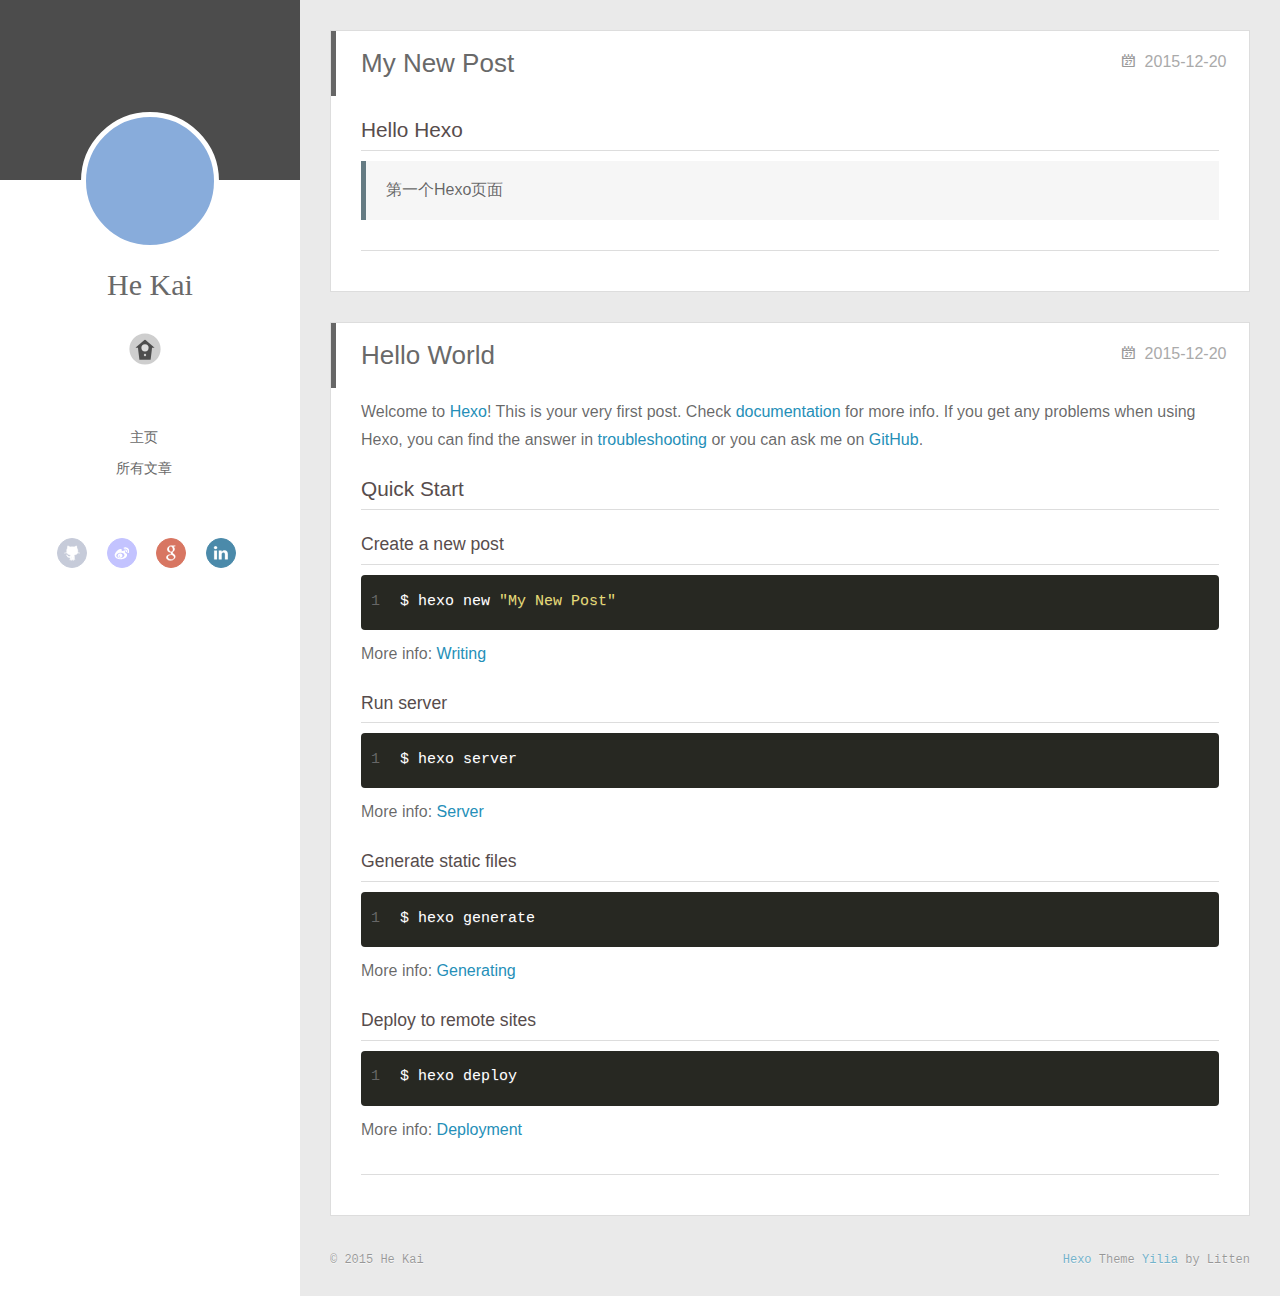
<file: index.html>
<!DOCTYPE html>
<html>
<head>
  <meta charset="utf-8">
  
  <meta http-equiv="X-UA-Compatible" content="IE=edge" >
  <title>He Kai</title>
  <meta name="viewport" content="width=device-width, initial-scale=1, maximum-scale=1">
  <meta name="description">
<meta property="og:type" content="website">
<meta property="og:title" content="He Kai">
<meta property="og:url" content="http://blog.he-kai.com/index.html">
<meta property="og:site_name" content="He Kai">
<meta property="og:description">
<meta name="twitter:card" content="summary">
<meta name="twitter:title" content="He Kai">
<meta name="twitter:description">
  
    <link rel="alternative" href="/atom.xml" title="He Kai" type="application/atom+xml">
  
  
    <link rel="icon" href="/favicon.png">
  
  <link rel="stylesheet" href="/css/style.css" type="text/css">
</head>

<body>
  <div id="container">
    <div class="left-col">
    <div class="overlay"></div>
<div class="intrude-less">
	<header id="header" class="inner">
		<a href="/" class="profilepic">
			
			<img lazy-src="//he-kai.com/gravatar.jpg" class="js-avatar">
			
		</a>

		<hgroup>
		  <h1 class="header-author"><a href="/">He Kai</a></h1>
		</hgroup>

		

		
			<div class="switch-btn">
				<div class="icon">
					<div class="icon-ctn">
						<div class="icon-wrap icon-house" data-idx="0">
							<div class="birdhouse"></div>
							<div class="birdhouse_holes"></div>
						</div>
						<div class="icon-wrap icon-ribbon hide" data-idx="1">
							<div class="ribbon"></div>
						</div>
						
						<div class="icon-wrap icon-link hide" data-idx="2">
							<div class="loopback_l"></div>
							<div class="loopback_r"></div>
						</div>
						
						
						<div class="icon-wrap icon-me hide" data-idx="3">
							<div class="user"></div>
							<div class="shoulder"></div>
						</div>
						
					</div>
					
				</div>
				<div class="tips-box hide">
					<div class="tips-arrow"></div>
					<ul class="tips-inner">
						<li>菜单</li>
						<li>标签</li>
						
						<li>友情链接</li>
						
						
						<li>关于我</li>
						
					</ul>
				</div>
			</div>
		

		<div class="switch-area">
			<div class="switch-wrap">
				<section class="switch-part switch-part1">
					<nav class="header-menu">
						<ul>
						
							<li><a href="/">主页</a></li>
				        
							<li><a href="/archives">所有文章</a></li>
				        
						</ul>
					</nav>
					<nav class="header-nav">
						<div class="social">
							
								<a class="github" target="_blank" href="https://github.com/hekai" title="github">github</a>
					        
								<a class="weibo" target="_blank" href="http://weibo.com/13141688" title="weibo">weibo</a>
					        
								<a class="google" target="_blank" href="https://plus.google.com/u/0/+%E8%B4%BA%E6%81%BA" title="google">google</a>
					        
								<a class="linkedin" target="_blank" href="https://cn.linkedin.com/in/kai-he-06486276" title="linkedin">linkedin</a>
					        
						</div>
					</nav>
				</section>
				
				
				<section class="switch-part switch-part2">
					<div class="widget tagcloud" id="js-tagcloud">
						
					</div>
				</section>
				
				
				
				<section class="switch-part switch-part3">
					<div id="js-friends">
					
			          <a target="_blank" class="main-nav-link switch-friends-link" href="http://localhost:4000/">奥巴马的博客</a>
			        
			          <a target="_blank" class="main-nav-link switch-friends-link" href="http://localhost:4000/">卡卡的美丽传说</a>
			        
			          <a target="_blank" class="main-nav-link switch-friends-link" href="http://localhost:4000/">本泽马的博客</a>
			        
			          <a target="_blank" class="main-nav-link switch-friends-link" href="http://localhost:4000/">吉格斯的博客</a>
			        
			          <a target="_blank" class="main-nav-link switch-friends-link" href="http://localhost:4000/">习大大大不同</a>
			        
			          <a target="_blank" class="main-nav-link switch-friends-link" href="http://localhost:4000/">托蒂的博客</a>
			        
			        </div>
				</section>
				

				
				
				<section class="switch-part switch-part4">
				
					<div id="js-aboutme">我是谁，我从哪里来，我到哪里去？我就是我，是颜色不一样的吃货…</div>
				</section>
				
			</div>
		</div>
	</header>				
</div>

    </div>
    <div class="mid-col">
      <nav id="mobile-nav">
  	<div class="overlay">
  		<div class="slider-trigger"></div>
  		<h1 class="header-author js-mobile-header hide">He Kai</h1>
  	</div>
	<div class="intrude-less">
		<header id="header" class="inner">
			<div class="profilepic">
			
				<img lazy-src="//he-kai.com/gravatar.jpg" class="js-avatar">
			
			</div>
			<hgroup>
			  <h1 class="header-author">He Kai</h1>
			</hgroup>
			
			<nav class="header-menu">
				<ul>
				
					<li><a href="/">主页</a></li>
		        
					<li><a href="/archives">所有文章</a></li>
		        
		        <div class="clearfix"></div>
				</ul>
			</nav>
			<nav class="header-nav">
				<div class="social">
					
						<a class="github" target="_blank" href="https://github.com/hekai" title="github">github</a>
			        
						<a class="weibo" target="_blank" href="http://weibo.com/13141688" title="weibo">weibo</a>
			        
						<a class="google" target="_blank" href="https://plus.google.com/u/0/+%E8%B4%BA%E6%81%BA" title="google">google</a>
			        
						<a class="linkedin" target="_blank" href="https://cn.linkedin.com/in/kai-he-06486276" title="linkedin">linkedin</a>
			        
				</div>
			</nav>
		</header>				
	</div>
</nav>

      <div class="body-wrap">
  
    <article id="post-My-New-Post" class="article article-type-post" itemscope itemprop="blogPost">
  
    <div class="article-meta">
      <a href="/2015/12/20/My-New-Post/" class="article-date">
  	<time datetime="2015-12-20T12:31:27.000Z" itemprop="datePublished">2015-12-20</time>
</a>
    </div>
  
  <div class="article-inner">
    
      <input type="hidden" class="isFancy" />
    
    
      <header class="article-header">
        
  
    <h1 itemprop="name">
      <a class="article-title" href="/2015/12/20/My-New-Post/">My New Post</a>
    </h1>
  

      </header>
      
    
    <div class="article-entry" itemprop="articleBody">
      
        <h2 id="Hello_Hexo"><a href="#Hello_Hexo" class="headerlink" title="Hello Hexo"></a>Hello Hexo</h2><blockquote>
<p>第一个Hexo页面</p>
</blockquote>

      
    </div>
    
    <div class="article-info article-info-index">
      
      
      

      
      <div class="clearfix"></div>
    </div>
    
  </div>
  
</article>









  
    <article id="post-hello-world" class="article article-type-post" itemscope itemprop="blogPost">
  
    <div class="article-meta">
      <a href="/2015/12/20/hello-world/" class="article-date">
  	<time datetime="2015-12-20T12:27:38.000Z" itemprop="datePublished">2015-12-20</time>
</a>
    </div>
  
  <div class="article-inner">
    
      <input type="hidden" class="isFancy" />
    
    
      <header class="article-header">
        
  
    <h1 itemprop="name">
      <a class="article-title" href="/2015/12/20/hello-world/">Hello World</a>
    </h1>
  

      </header>
      
    
    <div class="article-entry" itemprop="articleBody">
      
        <p>Welcome to <a href="http://hexo.io/" target="_blank" rel="external">Hexo</a>! This is your very first post. Check <a href="http://hexo.io/docs/" target="_blank" rel="external">documentation</a> for more info. If you get any problems when using Hexo, you can find the answer in <a href="http://hexo.io/docs/troubleshooting.html" target="_blank" rel="external">troubleshooting</a> or you can ask me on <a href="https://github.com/hexojs/hexo/issues" target="_blank" rel="external">GitHub</a>.</p>
<h2 id="Quick_Start"><a href="#Quick_Start" class="headerlink" title="Quick Start"></a>Quick Start</h2><h3 id="Create_a_new_post"><a href="#Create_a_new_post" class="headerlink" title="Create a new post"></a>Create a new post</h3><figure class="highlight bash"><table><tr><td class="gutter"><pre><span class="line">1</span><br></pre></td><td class="code"><pre><span class="line">$ hexo new <span class="string">"My New Post"</span></span><br></pre></td></tr></table></figure>
<p>More info: <a href="http://hexo.io/docs/writing.html" target="_blank" rel="external">Writing</a></p>
<h3 id="Run_server"><a href="#Run_server" class="headerlink" title="Run server"></a>Run server</h3><figure class="highlight bash"><table><tr><td class="gutter"><pre><span class="line">1</span><br></pre></td><td class="code"><pre><span class="line">$ hexo server</span><br></pre></td></tr></table></figure>
<p>More info: <a href="http://hexo.io/docs/server.html" target="_blank" rel="external">Server</a></p>
<h3 id="Generate_static_files"><a href="#Generate_static_files" class="headerlink" title="Generate static files"></a>Generate static files</h3><figure class="highlight bash"><table><tr><td class="gutter"><pre><span class="line">1</span><br></pre></td><td class="code"><pre><span class="line">$ hexo generate</span><br></pre></td></tr></table></figure>
<p>More info: <a href="http://hexo.io/docs/generating.html" target="_blank" rel="external">Generating</a></p>
<h3 id="Deploy_to_remote_sites"><a href="#Deploy_to_remote_sites" class="headerlink" title="Deploy to remote sites"></a>Deploy to remote sites</h3><figure class="highlight bash"><table><tr><td class="gutter"><pre><span class="line">1</span><br></pre></td><td class="code"><pre><span class="line">$ hexo deploy</span><br></pre></td></tr></table></figure>
<p>More info: <a href="http://hexo.io/docs/deployment.html" target="_blank" rel="external">Deployment</a></p>

      
    </div>
    
    <div class="article-info article-info-index">
      
      
      

      
      <div class="clearfix"></div>
    </div>
    
  </div>
  
</article>









  
  
</div>
      <footer id="footer">
  <div class="outer">
    <div id="footer-info">
    	<div class="footer-left">
    		&copy; 2015 He Kai
    	</div>
      	<div class="footer-right">
      		<a href="http://hexo.io/" target="_blank">Hexo</a>  Theme <a href="https://github.com/litten/hexo-theme-yilia" target="_blank">Yilia</a> by Litten
      	</div>
    </div>
  </div>
</footer>
    </div>
    
  <link rel="stylesheet" href="/fancybox/jquery.fancybox.css" type="text/css">


<script>
	var yiliaConfig = {
		fancybox: true,
		mathjax: true,
		animate: true,
		isHome: true,
		isPost: false,
		isArchive: false,
		isTag: false,
		isCategory: false,
		open_in_new: false
	}
</script>
<script src="http://7.url.cn/edu/jslib/comb/require-2.1.6,jquery-1.9.1.min.js" type="text/javascript"></script>
<script src="/js/main.js" type="text/javascript"></script>






<script type="text/x-mathjax-config">
MathJax.Hub.Config({
    tex2jax: {
        inlineMath: [ ['$','$'], ["\\(","\\)"]  ],
        processEscapes: true,
        skipTags: ['script', 'noscript', 'style', 'textarea', 'pre', 'code']
    }
});

MathJax.Hub.Queue(function() {
    var all = MathJax.Hub.getAllJax(), i;
    for(i=0; i < all.length; i += 1) {
        all[i].SourceElement().parentNode.className += ' has-jax';                 
    }       
});
</script>

<script type="text/javascript" src="http://cdn.mathjax.org/mathjax/latest/MathJax.js?config=TeX-AMS-MML_HTMLorMML">
</script>


  </div>
</body>
</html>
</file>
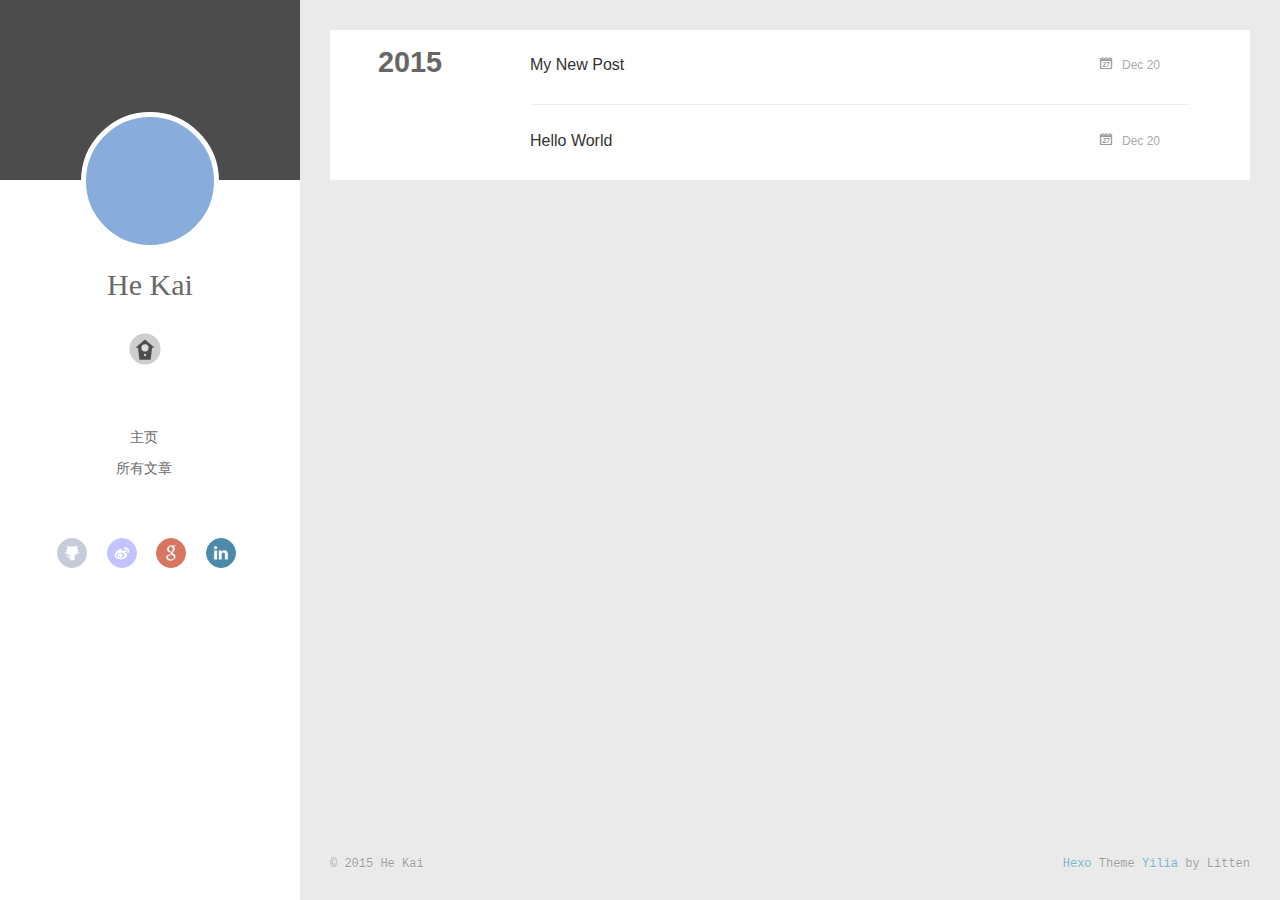
<file: archives/index.html>
<!DOCTYPE html>
<html>
<head>
  <meta charset="utf-8">
  
  <meta http-equiv="X-UA-Compatible" content="IE=edge" >
  <title>Archives | He Kai</title>
  <meta name="viewport" content="width=device-width, initial-scale=1, maximum-scale=1">
  <meta name="description">
<meta property="og:type" content="website">
<meta property="og:title" content="He Kai">
<meta property="og:url" content="http://blog.he-kai.com/archives/index.html">
<meta property="og:site_name" content="He Kai">
<meta property="og:description">
<meta name="twitter:card" content="summary">
<meta name="twitter:title" content="He Kai">
<meta name="twitter:description">
  
    <link rel="alternative" href="/atom.xml" title="He Kai" type="application/atom+xml">
  
  
    <link rel="icon" href="/favicon.png">
  
  <link rel="stylesheet" href="/css/style.css" type="text/css">
</head>

<body>
  <div id="container">
    <div class="left-col">
    <div class="overlay"></div>
<div class="intrude-less">
	<header id="header" class="inner">
		<a href="/" class="profilepic">
			
			<img lazy-src="//he-kai.com/gravatar.jpg" class="js-avatar">
			
		</a>

		<hgroup>
		  <h1 class="header-author"><a href="/">He Kai</a></h1>
		</hgroup>

		

		
			<div class="switch-btn">
				<div class="icon">
					<div class="icon-ctn">
						<div class="icon-wrap icon-house" data-idx="0">
							<div class="birdhouse"></div>
							<div class="birdhouse_holes"></div>
						</div>
						<div class="icon-wrap icon-ribbon hide" data-idx="1">
							<div class="ribbon"></div>
						</div>
						
						<div class="icon-wrap icon-link hide" data-idx="2">
							<div class="loopback_l"></div>
							<div class="loopback_r"></div>
						</div>
						
						
						<div class="icon-wrap icon-me hide" data-idx="3">
							<div class="user"></div>
							<div class="shoulder"></div>
						</div>
						
					</div>
					
				</div>
				<div class="tips-box hide">
					<div class="tips-arrow"></div>
					<ul class="tips-inner">
						<li>菜单</li>
						<li>标签</li>
						
						<li>友情链接</li>
						
						
						<li>关于我</li>
						
					</ul>
				</div>
			</div>
		

		<div class="switch-area">
			<div class="switch-wrap">
				<section class="switch-part switch-part1">
					<nav class="header-menu">
						<ul>
						
							<li><a href="/">主页</a></li>
				        
							<li><a href="/archives">所有文章</a></li>
				        
						</ul>
					</nav>
					<nav class="header-nav">
						<div class="social">
							
								<a class="github" target="_blank" href="https://github.com/hekai" title="github">github</a>
					        
								<a class="weibo" target="_blank" href="http://weibo.com/13141688" title="weibo">weibo</a>
					        
								<a class="google" target="_blank" href="https://plus.google.com/u/0/+%E8%B4%BA%E6%81%BA" title="google">google</a>
					        
								<a class="linkedin" target="_blank" href="https://cn.linkedin.com/in/kai-he-06486276" title="linkedin">linkedin</a>
					        
						</div>
					</nav>
				</section>
				
				
				<section class="switch-part switch-part2">
					<div class="widget tagcloud" id="js-tagcloud">
						
					</div>
				</section>
				
				
				
				<section class="switch-part switch-part3">
					<div id="js-friends">
					
			          <a target="_blank" class="main-nav-link switch-friends-link" href="http://localhost:4000/">奥巴马的博客</a>
			        
			          <a target="_blank" class="main-nav-link switch-friends-link" href="http://localhost:4000/">卡卡的美丽传说</a>
			        
			          <a target="_blank" class="main-nav-link switch-friends-link" href="http://localhost:4000/">本泽马的博客</a>
			        
			          <a target="_blank" class="main-nav-link switch-friends-link" href="http://localhost:4000/">吉格斯的博客</a>
			        
			          <a target="_blank" class="main-nav-link switch-friends-link" href="http://localhost:4000/">习大大大不同</a>
			        
			          <a target="_blank" class="main-nav-link switch-friends-link" href="http://localhost:4000/">托蒂的博客</a>
			        
			        </div>
				</section>
				

				
				
				<section class="switch-part switch-part4">
				
					<div id="js-aboutme">我是谁，我从哪里来，我到哪里去？我就是我，是颜色不一样的吃货…</div>
				</section>
				
			</div>
		</div>
	</header>				
</div>

    </div>
    <div class="mid-col">
      <nav id="mobile-nav">
  	<div class="overlay">
  		<div class="slider-trigger"></div>
  		<h1 class="header-author js-mobile-header hide">He Kai</h1>
  	</div>
	<div class="intrude-less">
		<header id="header" class="inner">
			<div class="profilepic">
			
				<img lazy-src="//he-kai.com/gravatar.jpg" class="js-avatar">
			
			</div>
			<hgroup>
			  <h1 class="header-author">He Kai</h1>
			</hgroup>
			
			<nav class="header-menu">
				<ul>
				
					<li><a href="/">主页</a></li>
		        
					<li><a href="/archives">所有文章</a></li>
		        
		        <div class="clearfix"></div>
				</ul>
			</nav>
			<nav class="header-nav">
				<div class="social">
					
						<a class="github" target="_blank" href="https://github.com/hekai" title="github">github</a>
			        
						<a class="weibo" target="_blank" href="http://weibo.com/13141688" title="weibo">weibo</a>
			        
						<a class="google" target="_blank" href="https://plus.google.com/u/0/+%E8%B4%BA%E6%81%BA" title="google">google</a>
			        
						<a class="linkedin" target="_blank" href="https://cn.linkedin.com/in/kai-he-06486276" title="linkedin">linkedin</a>
			        
				</div>
			</nav>
		</header>				
	</div>
</nav>

      <div class="body-wrap">
  
  
    
    
      
      
      <section class="archives-wrap">
        <div class="archive-year-wrap">
          <a href="/archives/2015" class="archive-year">2015</a>
        </div>
        <div class="archives">
    
    <article class="archive-article archive-type-post">
  <div class="archive-article-inner">
    <header class="archive-article-header">
      	<div class="article-meta">
	      	<a href="/2015/12/20/My-New-Post/" class="archive-article-date">
  	<time datetime="2015-12-20T12:31:27.000Z" itemprop="datePublished">Dec 20</time>
</a>
        </div>
    	 
  
    <h1 itemprop="name">
      <a class="archive-article-title" href="/2015/12/20/My-New-Post/">My New Post</a>
    </h1>
  

        <div class="article-info info-on-right">
          
          

        </div>
        <div class="clearfix"></div>
    </header>
  </div>
</article>
  
    
    
    <article class="archive-article archive-type-post">
  <div class="archive-article-inner">
    <header class="archive-article-header">
      	<div class="article-meta">
	      	<a href="/2015/12/20/hello-world/" class="archive-article-date">
  	<time datetime="2015-12-20T12:27:38.000Z" itemprop="datePublished">Dec 20</time>
</a>
        </div>
    	 
  
    <h1 itemprop="name">
      <a class="archive-article-title" href="/2015/12/20/hello-world/">Hello World</a>
    </h1>
  

        <div class="article-info info-on-right">
          
          

        </div>
        <div class="clearfix"></div>
    </header>
  </div>
</article>
  
  
    </div></section>
  

    

</div>
      <footer id="footer">
  <div class="outer">
    <div id="footer-info">
    	<div class="footer-left">
    		&copy; 2015 He Kai
    	</div>
      	<div class="footer-right">
      		<a href="http://hexo.io/" target="_blank">Hexo</a>  Theme <a href="https://github.com/litten/hexo-theme-yilia" target="_blank">Yilia</a> by Litten
      	</div>
    </div>
  </div>
</footer>
    </div>
    
  <link rel="stylesheet" href="/fancybox/jquery.fancybox.css" type="text/css">


<script>
	var yiliaConfig = {
		fancybox: true,
		mathjax: true,
		animate: true,
		isHome: false,
		isPost: false,
		isArchive: true,
		isTag: false,
		isCategory: false,
		open_in_new: false
	}
</script>
<script src="http://7.url.cn/edu/jslib/comb/require-2.1.6,jquery-1.9.1.min.js" type="text/javascript"></script>
<script src="/js/main.js" type="text/javascript"></script>






<script type="text/x-mathjax-config">
MathJax.Hub.Config({
    tex2jax: {
        inlineMath: [ ['$','$'], ["\\(","\\)"]  ],
        processEscapes: true,
        skipTags: ['script', 'noscript', 'style', 'textarea', 'pre', 'code']
    }
});

MathJax.Hub.Queue(function() {
    var all = MathJax.Hub.getAllJax(), i;
    for(i=0; i < all.length; i += 1) {
        all[i].SourceElement().parentNode.className += ' has-jax';                 
    }       
});
</script>

<script type="text/javascript" src="http://cdn.mathjax.org/mathjax/latest/MathJax.js?config=TeX-AMS-MML_HTMLorMML">
</script>


  </div>
</body>
</html>
</file>
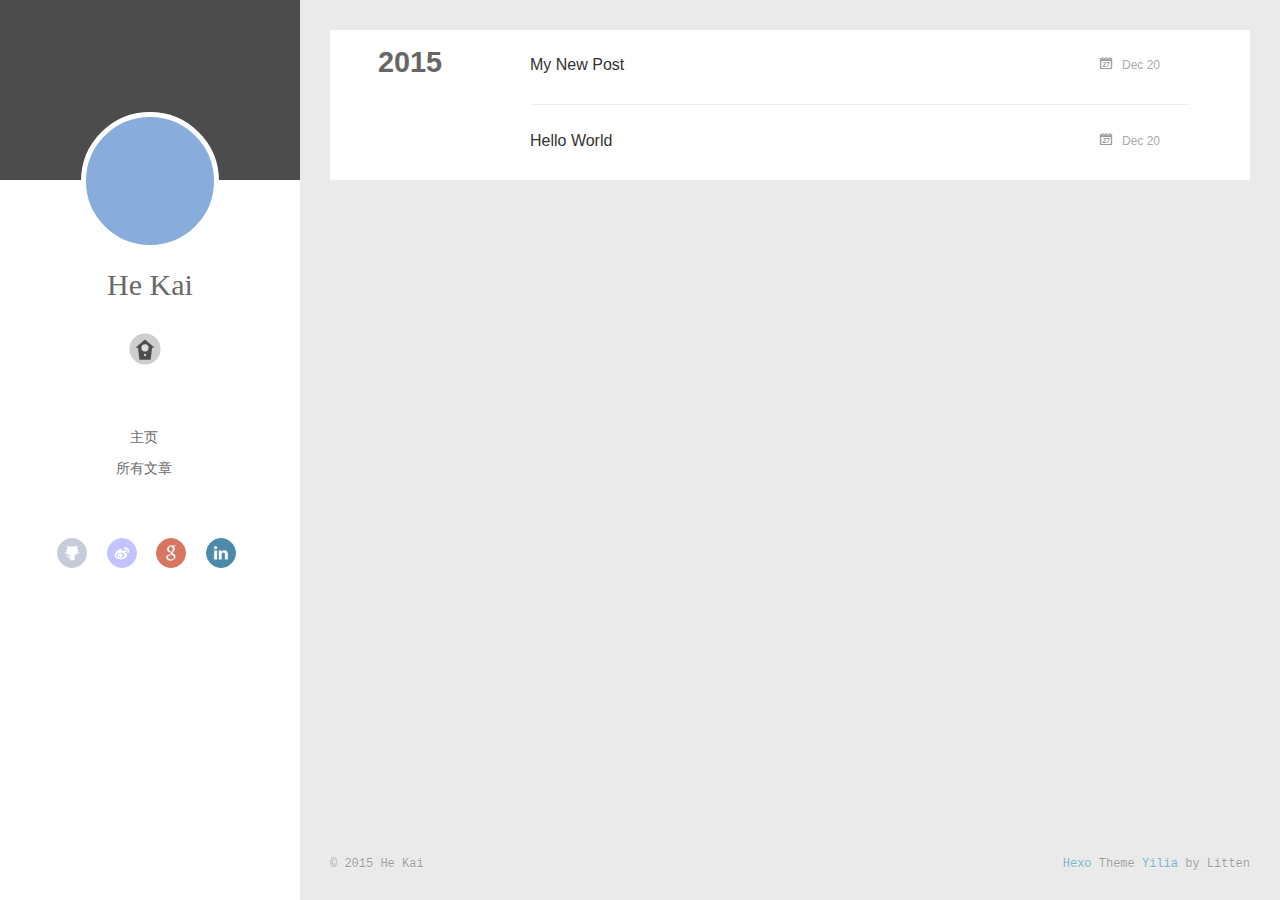
<file: archives/2015/index.html>
<!DOCTYPE html>
<html>
<head>
  <meta charset="utf-8">
  
  <meta http-equiv="X-UA-Compatible" content="IE=edge" >
  <title>Archives: 2015 | He Kai</title>
  <meta name="viewport" content="width=device-width, initial-scale=1, maximum-scale=1">
  <meta name="description">
<meta property="og:type" content="website">
<meta property="og:title" content="He Kai">
<meta property="og:url" content="http://blog.he-kai.com/archives/2015/index.html">
<meta property="og:site_name" content="He Kai">
<meta property="og:description">
<meta name="twitter:card" content="summary">
<meta name="twitter:title" content="He Kai">
<meta name="twitter:description">
  
    <link rel="alternative" href="/atom.xml" title="He Kai" type="application/atom+xml">
  
  
    <link rel="icon" href="/favicon.png">
  
  <link rel="stylesheet" href="/css/style.css" type="text/css">
</head>

<body>
  <div id="container">
    <div class="left-col">
    <div class="overlay"></div>
<div class="intrude-less">
	<header id="header" class="inner">
		<a href="/" class="profilepic">
			
			<img lazy-src="//he-kai.com/gravatar.jpg" class="js-avatar">
			
		</a>

		<hgroup>
		  <h1 class="header-author"><a href="/">He Kai</a></h1>
		</hgroup>

		

		
			<div class="switch-btn">
				<div class="icon">
					<div class="icon-ctn">
						<div class="icon-wrap icon-house" data-idx="0">
							<div class="birdhouse"></div>
							<div class="birdhouse_holes"></div>
						</div>
						<div class="icon-wrap icon-ribbon hide" data-idx="1">
							<div class="ribbon"></div>
						</div>
						
						<div class="icon-wrap icon-link hide" data-idx="2">
							<div class="loopback_l"></div>
							<div class="loopback_r"></div>
						</div>
						
						
						<div class="icon-wrap icon-me hide" data-idx="3">
							<div class="user"></div>
							<div class="shoulder"></div>
						</div>
						
					</div>
					
				</div>
				<div class="tips-box hide">
					<div class="tips-arrow"></div>
					<ul class="tips-inner">
						<li>菜单</li>
						<li>标签</li>
						
						<li>友情链接</li>
						
						
						<li>关于我</li>
						
					</ul>
				</div>
			</div>
		

		<div class="switch-area">
			<div class="switch-wrap">
				<section class="switch-part switch-part1">
					<nav class="header-menu">
						<ul>
						
							<li><a href="/">主页</a></li>
				        
							<li><a href="/archives">所有文章</a></li>
				        
						</ul>
					</nav>
					<nav class="header-nav">
						<div class="social">
							
								<a class="github" target="_blank" href="https://github.com/hekai" title="github">github</a>
					        
								<a class="weibo" target="_blank" href="http://weibo.com/13141688" title="weibo">weibo</a>
					        
								<a class="google" target="_blank" href="https://plus.google.com/u/0/+%E8%B4%BA%E6%81%BA" title="google">google</a>
					        
								<a class="linkedin" target="_blank" href="https://cn.linkedin.com/in/kai-he-06486276" title="linkedin">linkedin</a>
					        
						</div>
					</nav>
				</section>
				
				
				<section class="switch-part switch-part2">
					<div class="widget tagcloud" id="js-tagcloud">
						
					</div>
				</section>
				
				
				
				<section class="switch-part switch-part3">
					<div id="js-friends">
					
			          <a target="_blank" class="main-nav-link switch-friends-link" href="http://localhost:4000/">奥巴马的博客</a>
			        
			          <a target="_blank" class="main-nav-link switch-friends-link" href="http://localhost:4000/">卡卡的美丽传说</a>
			        
			          <a target="_blank" class="main-nav-link switch-friends-link" href="http://localhost:4000/">本泽马的博客</a>
			        
			          <a target="_blank" class="main-nav-link switch-friends-link" href="http://localhost:4000/">吉格斯的博客</a>
			        
			          <a target="_blank" class="main-nav-link switch-friends-link" href="http://localhost:4000/">习大大大不同</a>
			        
			          <a target="_blank" class="main-nav-link switch-friends-link" href="http://localhost:4000/">托蒂的博客</a>
			        
			        </div>
				</section>
				

				
				
				<section class="switch-part switch-part4">
				
					<div id="js-aboutme">我是谁，我从哪里来，我到哪里去？我就是我，是颜色不一样的吃货…</div>
				</section>
				
			</div>
		</div>
	</header>				
</div>

    </div>
    <div class="mid-col">
      <nav id="mobile-nav">
  	<div class="overlay">
  		<div class="slider-trigger"></div>
  		<h1 class="header-author js-mobile-header hide">He Kai</h1>
  	</div>
	<div class="intrude-less">
		<header id="header" class="inner">
			<div class="profilepic">
			
				<img lazy-src="//he-kai.com/gravatar.jpg" class="js-avatar">
			
			</div>
			<hgroup>
			  <h1 class="header-author">He Kai</h1>
			</hgroup>
			
			<nav class="header-menu">
				<ul>
				
					<li><a href="/">主页</a></li>
		        
					<li><a href="/archives">所有文章</a></li>
		        
		        <div class="clearfix"></div>
				</ul>
			</nav>
			<nav class="header-nav">
				<div class="social">
					
						<a class="github" target="_blank" href="https://github.com/hekai" title="github">github</a>
			        
						<a class="weibo" target="_blank" href="http://weibo.com/13141688" title="weibo">weibo</a>
			        
						<a class="google" target="_blank" href="https://plus.google.com/u/0/+%E8%B4%BA%E6%81%BA" title="google">google</a>
			        
						<a class="linkedin" target="_blank" href="https://cn.linkedin.com/in/kai-he-06486276" title="linkedin">linkedin</a>
			        
				</div>
			</nav>
		</header>				
	</div>
</nav>

      <div class="body-wrap">
  
  
    
    
      
      
      <section class="archives-wrap">
        <div class="archive-year-wrap">
          <a href="/archives/2015" class="archive-year">2015</a>
        </div>
        <div class="archives">
    
    <article class="archive-article archive-type-post">
  <div class="archive-article-inner">
    <header class="archive-article-header">
      	<div class="article-meta">
	      	<a href="/2015/12/20/My-New-Post/" class="archive-article-date">
  	<time datetime="2015-12-20T12:31:27.000Z" itemprop="datePublished">Dec 20</time>
</a>
        </div>
    	 
  
    <h1 itemprop="name">
      <a class="archive-article-title" href="/2015/12/20/My-New-Post/">My New Post</a>
    </h1>
  

        <div class="article-info info-on-right">
          
          

        </div>
        <div class="clearfix"></div>
    </header>
  </div>
</article>
  
    
    
    <article class="archive-article archive-type-post">
  <div class="archive-article-inner">
    <header class="archive-article-header">
      	<div class="article-meta">
	      	<a href="/2015/12/20/hello-world/" class="archive-article-date">
  	<time datetime="2015-12-20T12:27:38.000Z" itemprop="datePublished">Dec 20</time>
</a>
        </div>
    	 
  
    <h1 itemprop="name">
      <a class="archive-article-title" href="/2015/12/20/hello-world/">Hello World</a>
    </h1>
  

        <div class="article-info info-on-right">
          
          

        </div>
        <div class="clearfix"></div>
    </header>
  </div>
</article>
  
  
    </div></section>
  

    

</div>
      <footer id="footer">
  <div class="outer">
    <div id="footer-info">
    	<div class="footer-left">
    		&copy; 2015 He Kai
    	</div>
      	<div class="footer-right">
      		<a href="http://hexo.io/" target="_blank">Hexo</a>  Theme <a href="https://github.com/litten/hexo-theme-yilia" target="_blank">Yilia</a> by Litten
      	</div>
    </div>
  </div>
</footer>
    </div>
    
  <link rel="stylesheet" href="/fancybox/jquery.fancybox.css" type="text/css">


<script>
	var yiliaConfig = {
		fancybox: true,
		mathjax: true,
		animate: true,
		isHome: false,
		isPost: false,
		isArchive: true,
		isTag: false,
		isCategory: false,
		open_in_new: false
	}
</script>
<script src="http://7.url.cn/edu/jslib/comb/require-2.1.6,jquery-1.9.1.min.js" type="text/javascript"></script>
<script src="/js/main.js" type="text/javascript"></script>






<script type="text/x-mathjax-config">
MathJax.Hub.Config({
    tex2jax: {
        inlineMath: [ ['$','$'], ["\\(","\\)"]  ],
        processEscapes: true,
        skipTags: ['script', 'noscript', 'style', 'textarea', 'pre', 'code']
    }
});

MathJax.Hub.Queue(function() {
    var all = MathJax.Hub.getAllJax(), i;
    for(i=0; i < all.length; i += 1) {
        all[i].SourceElement().parentNode.className += ' has-jax';                 
    }       
});
</script>

<script type="text/javascript" src="http://cdn.mathjax.org/mathjax/latest/MathJax.js?config=TeX-AMS-MML_HTMLorMML">
</script>


  </div>
</body>
</html>
</file>
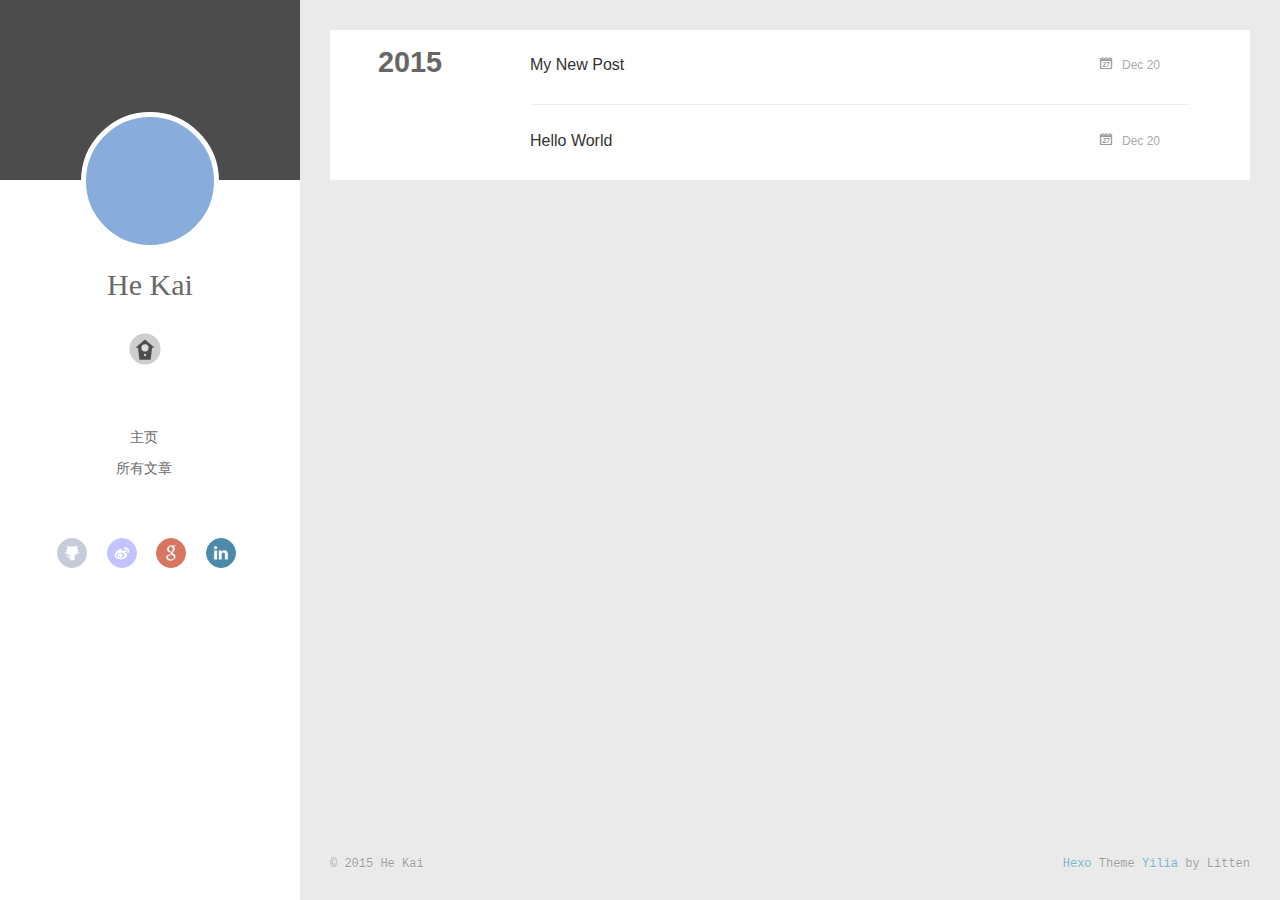
<file: archives/2015/12/index.html>
<!DOCTYPE html>
<html>
<head>
  <meta charset="utf-8">
  
  <meta http-equiv="X-UA-Compatible" content="IE=edge" >
  <title>Archives: 2015/12 | He Kai</title>
  <meta name="viewport" content="width=device-width, initial-scale=1, maximum-scale=1">
  <meta name="description">
<meta property="og:type" content="website">
<meta property="og:title" content="He Kai">
<meta property="og:url" content="http://blog.he-kai.com/archives/2015/12/index.html">
<meta property="og:site_name" content="He Kai">
<meta property="og:description">
<meta name="twitter:card" content="summary">
<meta name="twitter:title" content="He Kai">
<meta name="twitter:description">
  
    <link rel="alternative" href="/atom.xml" title="He Kai" type="application/atom+xml">
  
  
    <link rel="icon" href="/favicon.png">
  
  <link rel="stylesheet" href="/css/style.css" type="text/css">
</head>

<body>
  <div id="container">
    <div class="left-col">
    <div class="overlay"></div>
<div class="intrude-less">
	<header id="header" class="inner">
		<a href="/" class="profilepic">
			
			<img lazy-src="//he-kai.com/gravatar.jpg" class="js-avatar">
			
		</a>

		<hgroup>
		  <h1 class="header-author"><a href="/">He Kai</a></h1>
		</hgroup>

		

		
			<div class="switch-btn">
				<div class="icon">
					<div class="icon-ctn">
						<div class="icon-wrap icon-house" data-idx="0">
							<div class="birdhouse"></div>
							<div class="birdhouse_holes"></div>
						</div>
						<div class="icon-wrap icon-ribbon hide" data-idx="1">
							<div class="ribbon"></div>
						</div>
						
						<div class="icon-wrap icon-link hide" data-idx="2">
							<div class="loopback_l"></div>
							<div class="loopback_r"></div>
						</div>
						
						
						<div class="icon-wrap icon-me hide" data-idx="3">
							<div class="user"></div>
							<div class="shoulder"></div>
						</div>
						
					</div>
					
				</div>
				<div class="tips-box hide">
					<div class="tips-arrow"></div>
					<ul class="tips-inner">
						<li>菜单</li>
						<li>标签</li>
						
						<li>友情链接</li>
						
						
						<li>关于我</li>
						
					</ul>
				</div>
			</div>
		

		<div class="switch-area">
			<div class="switch-wrap">
				<section class="switch-part switch-part1">
					<nav class="header-menu">
						<ul>
						
							<li><a href="/">主页</a></li>
				        
							<li><a href="/archives">所有文章</a></li>
				        
						</ul>
					</nav>
					<nav class="header-nav">
						<div class="social">
							
								<a class="github" target="_blank" href="https://github.com/hekai" title="github">github</a>
					        
								<a class="weibo" target="_blank" href="http://weibo.com/13141688" title="weibo">weibo</a>
					        
								<a class="google" target="_blank" href="https://plus.google.com/u/0/+%E8%B4%BA%E6%81%BA" title="google">google</a>
					        
								<a class="linkedin" target="_blank" href="https://cn.linkedin.com/in/kai-he-06486276" title="linkedin">linkedin</a>
					        
						</div>
					</nav>
				</section>
				
				
				<section class="switch-part switch-part2">
					<div class="widget tagcloud" id="js-tagcloud">
						
					</div>
				</section>
				
				
				
				<section class="switch-part switch-part3">
					<div id="js-friends">
					
			          <a target="_blank" class="main-nav-link switch-friends-link" href="http://localhost:4000/">奥巴马的博客</a>
			        
			          <a target="_blank" class="main-nav-link switch-friends-link" href="http://localhost:4000/">卡卡的美丽传说</a>
			        
			          <a target="_blank" class="main-nav-link switch-friends-link" href="http://localhost:4000/">本泽马的博客</a>
			        
			          <a target="_blank" class="main-nav-link switch-friends-link" href="http://localhost:4000/">吉格斯的博客</a>
			        
			          <a target="_blank" class="main-nav-link switch-friends-link" href="http://localhost:4000/">习大大大不同</a>
			        
			          <a target="_blank" class="main-nav-link switch-friends-link" href="http://localhost:4000/">托蒂的博客</a>
			        
			        </div>
				</section>
				

				
				
				<section class="switch-part switch-part4">
				
					<div id="js-aboutme">我是谁，我从哪里来，我到哪里去？我就是我，是颜色不一样的吃货…</div>
				</section>
				
			</div>
		</div>
	</header>				
</div>

    </div>
    <div class="mid-col">
      <nav id="mobile-nav">
  	<div class="overlay">
  		<div class="slider-trigger"></div>
  		<h1 class="header-author js-mobile-header hide">He Kai</h1>
  	</div>
	<div class="intrude-less">
		<header id="header" class="inner">
			<div class="profilepic">
			
				<img lazy-src="//he-kai.com/gravatar.jpg" class="js-avatar">
			
			</div>
			<hgroup>
			  <h1 class="header-author">He Kai</h1>
			</hgroup>
			
			<nav class="header-menu">
				<ul>
				
					<li><a href="/">主页</a></li>
		        
					<li><a href="/archives">所有文章</a></li>
		        
		        <div class="clearfix"></div>
				</ul>
			</nav>
			<nav class="header-nav">
				<div class="social">
					
						<a class="github" target="_blank" href="https://github.com/hekai" title="github">github</a>
			        
						<a class="weibo" target="_blank" href="http://weibo.com/13141688" title="weibo">weibo</a>
			        
						<a class="google" target="_blank" href="https://plus.google.com/u/0/+%E8%B4%BA%E6%81%BA" title="google">google</a>
			        
						<a class="linkedin" target="_blank" href="https://cn.linkedin.com/in/kai-he-06486276" title="linkedin">linkedin</a>
			        
				</div>
			</nav>
		</header>				
	</div>
</nav>

      <div class="body-wrap">
  
  
    
    
      
      
      <section class="archives-wrap">
        <div class="archive-year-wrap">
          <a href="/archives/2015" class="archive-year">2015</a>
        </div>
        <div class="archives">
    
    <article class="archive-article archive-type-post">
  <div class="archive-article-inner">
    <header class="archive-article-header">
      	<div class="article-meta">
	      	<a href="/2015/12/20/My-New-Post/" class="archive-article-date">
  	<time datetime="2015-12-20T12:31:27.000Z" itemprop="datePublished">Dec 20</time>
</a>
        </div>
    	 
  
    <h1 itemprop="name">
      <a class="archive-article-title" href="/2015/12/20/My-New-Post/">My New Post</a>
    </h1>
  

        <div class="article-info info-on-right">
          
          

        </div>
        <div class="clearfix"></div>
    </header>
  </div>
</article>
  
    
    
    <article class="archive-article archive-type-post">
  <div class="archive-article-inner">
    <header class="archive-article-header">
      	<div class="article-meta">
	      	<a href="/2015/12/20/hello-world/" class="archive-article-date">
  	<time datetime="2015-12-20T12:27:38.000Z" itemprop="datePublished">Dec 20</time>
</a>
        </div>
    	 
  
    <h1 itemprop="name">
      <a class="archive-article-title" href="/2015/12/20/hello-world/">Hello World</a>
    </h1>
  

        <div class="article-info info-on-right">
          
          

        </div>
        <div class="clearfix"></div>
    </header>
  </div>
</article>
  
  
    </div></section>
  

    

</div>
      <footer id="footer">
  <div class="outer">
    <div id="footer-info">
    	<div class="footer-left">
    		&copy; 2015 He Kai
    	</div>
      	<div class="footer-right">
      		<a href="http://hexo.io/" target="_blank">Hexo</a>  Theme <a href="https://github.com/litten/hexo-theme-yilia" target="_blank">Yilia</a> by Litten
      	</div>
    </div>
  </div>
</footer>
    </div>
    
  <link rel="stylesheet" href="/fancybox/jquery.fancybox.css" type="text/css">


<script>
	var yiliaConfig = {
		fancybox: true,
		mathjax: true,
		animate: true,
		isHome: false,
		isPost: false,
		isArchive: true,
		isTag: false,
		isCategory: false,
		open_in_new: false
	}
</script>
<script src="http://7.url.cn/edu/jslib/comb/require-2.1.6,jquery-1.9.1.min.js" type="text/javascript"></script>
<script src="/js/main.js" type="text/javascript"></script>






<script type="text/x-mathjax-config">
MathJax.Hub.Config({
    tex2jax: {
        inlineMath: [ ['$','$'], ["\\(","\\)"]  ],
        processEscapes: true,
        skipTags: ['script', 'noscript', 'style', 'textarea', 'pre', 'code']
    }
});

MathJax.Hub.Queue(function() {
    var all = MathJax.Hub.getAllJax(), i;
    for(i=0; i < all.length; i += 1) {
        all[i].SourceElement().parentNode.className += ' has-jax';                 
    }       
});
</script>

<script type="text/javascript" src="http://cdn.mathjax.org/mathjax/latest/MathJax.js?config=TeX-AMS-MML_HTMLorMML">
</script>


  </div>
</body>
</html>
</file>
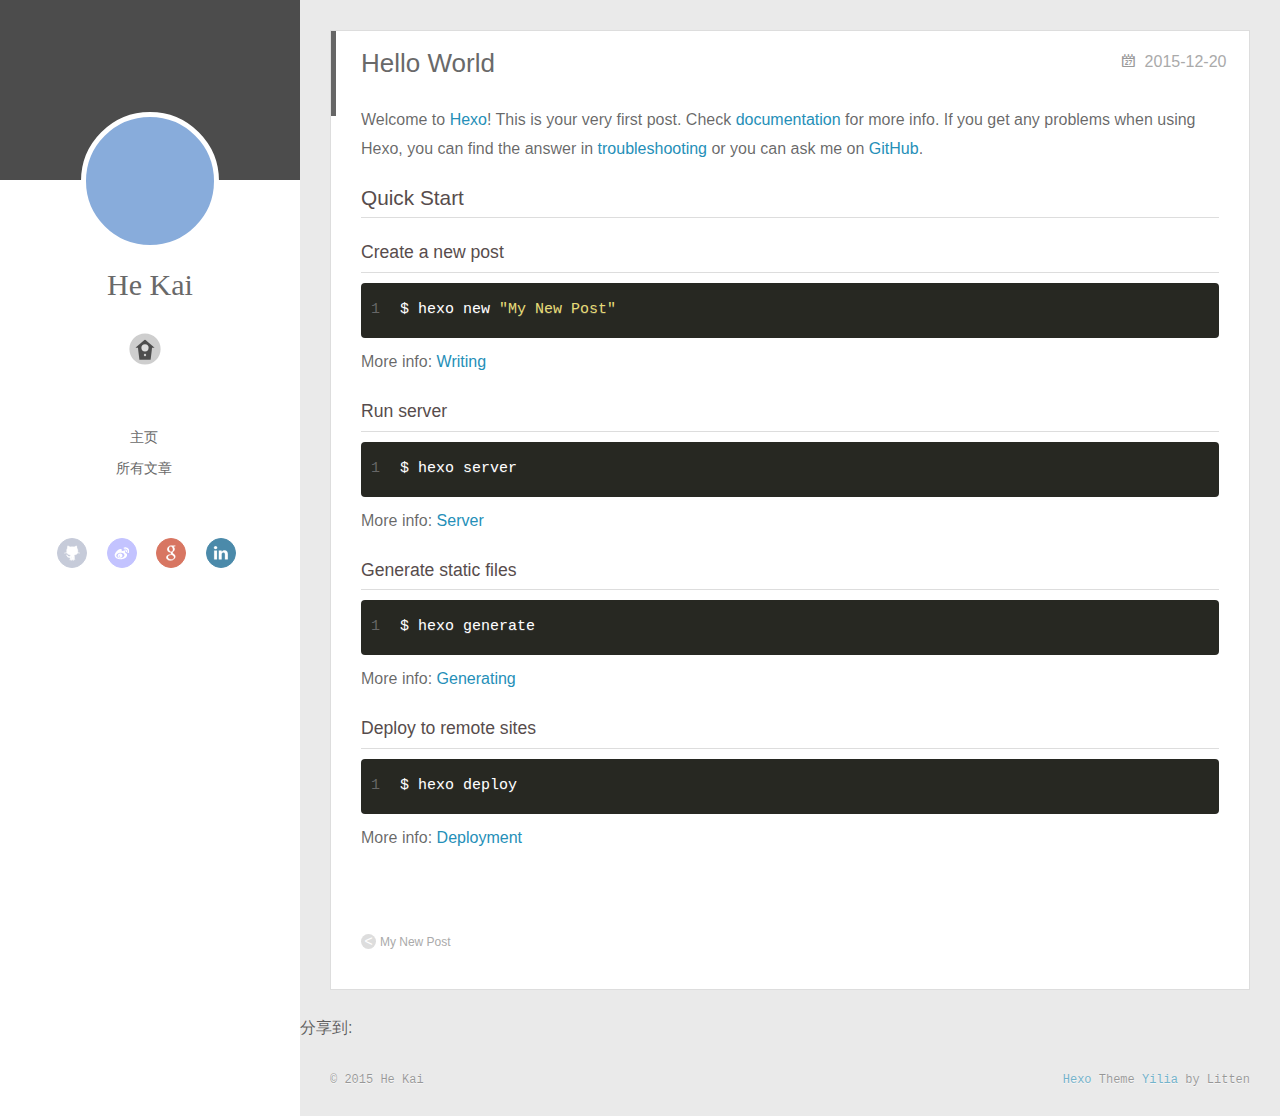
<file: 2015/12/20/hello-world/index.html>
<!DOCTYPE html>
<html>
<head>
  <meta charset="utf-8">
  
  <meta http-equiv="X-UA-Compatible" content="IE=edge" >
  <title>Hello World | He Kai</title>
  <meta name="viewport" content="width=device-width, initial-scale=1, maximum-scale=1">
  <meta name="description" content="Welcome to Hexo! This is your very first post. Check documentation for more info. If you get any problems when using Hexo, you can find the answer in troubleshooting or you can ask me on GitHub.
Quick">
<meta property="og:type" content="article">
<meta property="og:title" content="Hello World">
<meta property="og:url" content="http://blog.he-kai.com/2015/12/20/hello-world/index.html">
<meta property="og:site_name" content="He Kai">
<meta property="og:description" content="Welcome to Hexo! This is your very first post. Check documentation for more info. If you get any problems when using Hexo, you can find the answer in troubleshooting or you can ask me on GitHub.
Quick">
<meta property="og:updated_time" content="2015-12-20T12:27:38.000Z">
<meta name="twitter:card" content="summary">
<meta name="twitter:title" content="Hello World">
<meta name="twitter:description" content="Welcome to Hexo! This is your very first post. Check documentation for more info. If you get any problems when using Hexo, you can find the answer in troubleshooting or you can ask me on GitHub.
Quick">
  
    <link rel="alternative" href="/atom.xml" title="He Kai" type="application/atom+xml">
  
  
    <link rel="icon" href="/favicon.png">
  
  <link rel="stylesheet" href="/css/style.css" type="text/css">
</head>

<body>
  <div id="container">
    <div class="left-col">
    <div class="overlay"></div>
<div class="intrude-less">
	<header id="header" class="inner">
		<a href="/" class="profilepic">
			
			<img lazy-src="//he-kai.com/gravatar.jpg" class="js-avatar">
			
		</a>

		<hgroup>
		  <h1 class="header-author"><a href="/">He Kai</a></h1>
		</hgroup>

		

		
			<div class="switch-btn">
				<div class="icon">
					<div class="icon-ctn">
						<div class="icon-wrap icon-house" data-idx="0">
							<div class="birdhouse"></div>
							<div class="birdhouse_holes"></div>
						</div>
						<div class="icon-wrap icon-ribbon hide" data-idx="1">
							<div class="ribbon"></div>
						</div>
						
						<div class="icon-wrap icon-link hide" data-idx="2">
							<div class="loopback_l"></div>
							<div class="loopback_r"></div>
						</div>
						
						
						<div class="icon-wrap icon-me hide" data-idx="3">
							<div class="user"></div>
							<div class="shoulder"></div>
						</div>
						
					</div>
					
				</div>
				<div class="tips-box hide">
					<div class="tips-arrow"></div>
					<ul class="tips-inner">
						<li>菜单</li>
						<li>标签</li>
						
						<li>友情链接</li>
						
						
						<li>关于我</li>
						
					</ul>
				</div>
			</div>
		

		<div class="switch-area">
			<div class="switch-wrap">
				<section class="switch-part switch-part1">
					<nav class="header-menu">
						<ul>
						
							<li><a href="/">主页</a></li>
				        
							<li><a href="/archives">所有文章</a></li>
				        
						</ul>
					</nav>
					<nav class="header-nav">
						<div class="social">
							
								<a class="github" target="_blank" href="https://github.com/hekai" title="github">github</a>
					        
								<a class="weibo" target="_blank" href="http://weibo.com/13141688" title="weibo">weibo</a>
					        
								<a class="google" target="_blank" href="https://plus.google.com/u/0/+%E8%B4%BA%E6%81%BA" title="google">google</a>
					        
								<a class="linkedin" target="_blank" href="https://cn.linkedin.com/in/kai-he-06486276" title="linkedin">linkedin</a>
					        
						</div>
					</nav>
				</section>
				
				
				<section class="switch-part switch-part2">
					<div class="widget tagcloud" id="js-tagcloud">
						
					</div>
				</section>
				
				
				
				<section class="switch-part switch-part3">
					<div id="js-friends">
					
			          <a target="_blank" class="main-nav-link switch-friends-link" href="http://localhost:4000/">奥巴马的博客</a>
			        
			          <a target="_blank" class="main-nav-link switch-friends-link" href="http://localhost:4000/">卡卡的美丽传说</a>
			        
			          <a target="_blank" class="main-nav-link switch-friends-link" href="http://localhost:4000/">本泽马的博客</a>
			        
			          <a target="_blank" class="main-nav-link switch-friends-link" href="http://localhost:4000/">吉格斯的博客</a>
			        
			          <a target="_blank" class="main-nav-link switch-friends-link" href="http://localhost:4000/">习大大大不同</a>
			        
			          <a target="_blank" class="main-nav-link switch-friends-link" href="http://localhost:4000/">托蒂的博客</a>
			        
			        </div>
				</section>
				

				
				
				<section class="switch-part switch-part4">
				
					<div id="js-aboutme">我是谁，我从哪里来，我到哪里去？我就是我，是颜色不一样的吃货…</div>
				</section>
				
			</div>
		</div>
	</header>				
</div>

    </div>
    <div class="mid-col">
      <nav id="mobile-nav">
  	<div class="overlay">
  		<div class="slider-trigger"></div>
  		<h1 class="header-author js-mobile-header hide">He Kai</h1>
  	</div>
	<div class="intrude-less">
		<header id="header" class="inner">
			<div class="profilepic">
			
				<img lazy-src="//he-kai.com/gravatar.jpg" class="js-avatar">
			
			</div>
			<hgroup>
			  <h1 class="header-author">He Kai</h1>
			</hgroup>
			
			<nav class="header-menu">
				<ul>
				
					<li><a href="/">主页</a></li>
		        
					<li><a href="/archives">所有文章</a></li>
		        
		        <div class="clearfix"></div>
				</ul>
			</nav>
			<nav class="header-nav">
				<div class="social">
					
						<a class="github" target="_blank" href="https://github.com/hekai" title="github">github</a>
			        
						<a class="weibo" target="_blank" href="http://weibo.com/13141688" title="weibo">weibo</a>
			        
						<a class="google" target="_blank" href="https://plus.google.com/u/0/+%E8%B4%BA%E6%81%BA" title="google">google</a>
			        
						<a class="linkedin" target="_blank" href="https://cn.linkedin.com/in/kai-he-06486276" title="linkedin">linkedin</a>
			        
				</div>
			</nav>
		</header>				
	</div>
</nav>

      <div class="body-wrap"><article id="post-hello-world" class="article article-type-post" itemscope itemprop="blogPost">
  
    <div class="article-meta">
      <a href="/2015/12/20/hello-world/" class="article-date">
  	<time datetime="2015-12-20T12:27:38.000Z" itemprop="datePublished">2015-12-20</time>
</a>
    </div>
  
  <div class="article-inner">
    
      <input type="hidden" class="isFancy" />
    
    
      <header class="article-header">
        
  
    <h1 class="article-title" itemprop="name">
      Hello World
    </h1>
  

      </header>
      
      <div class="article-info article-info-post">
        
        

        <div class="clearfix"></div>
      </div>
      
    
    <div class="article-entry" itemprop="articleBody">
      
        <p>Welcome to <a href="http://hexo.io/" target="_blank" rel="external">Hexo</a>! This is your very first post. Check <a href="http://hexo.io/docs/" target="_blank" rel="external">documentation</a> for more info. If you get any problems when using Hexo, you can find the answer in <a href="http://hexo.io/docs/troubleshooting.html" target="_blank" rel="external">troubleshooting</a> or you can ask me on <a href="https://github.com/hexojs/hexo/issues" target="_blank" rel="external">GitHub</a>.</p>
<h2 id="Quick_Start"><a href="#Quick_Start" class="headerlink" title="Quick Start"></a>Quick Start</h2><h3 id="Create_a_new_post"><a href="#Create_a_new_post" class="headerlink" title="Create a new post"></a>Create a new post</h3><figure class="highlight bash"><table><tr><td class="gutter"><pre><span class="line">1</span><br></pre></td><td class="code"><pre><span class="line">$ hexo new <span class="string">"My New Post"</span></span><br></pre></td></tr></table></figure>
<p>More info: <a href="http://hexo.io/docs/writing.html" target="_blank" rel="external">Writing</a></p>
<h3 id="Run_server"><a href="#Run_server" class="headerlink" title="Run server"></a>Run server</h3><figure class="highlight bash"><table><tr><td class="gutter"><pre><span class="line">1</span><br></pre></td><td class="code"><pre><span class="line">$ hexo server</span><br></pre></td></tr></table></figure>
<p>More info: <a href="http://hexo.io/docs/server.html" target="_blank" rel="external">Server</a></p>
<h3 id="Generate_static_files"><a href="#Generate_static_files" class="headerlink" title="Generate static files"></a>Generate static files</h3><figure class="highlight bash"><table><tr><td class="gutter"><pre><span class="line">1</span><br></pre></td><td class="code"><pre><span class="line">$ hexo generate</span><br></pre></td></tr></table></figure>
<p>More info: <a href="http://hexo.io/docs/generating.html" target="_blank" rel="external">Generating</a></p>
<h3 id="Deploy_to_remote_sites"><a href="#Deploy_to_remote_sites" class="headerlink" title="Deploy to remote sites"></a>Deploy to remote sites</h3><figure class="highlight bash"><table><tr><td class="gutter"><pre><span class="line">1</span><br></pre></td><td class="code"><pre><span class="line">$ hexo deploy</span><br></pre></td></tr></table></figure>
<p>More info: <a href="http://hexo.io/docs/deployment.html" target="_blank" rel="external">Deployment</a></p>

      
    </div>
    
  </div>
  
    
<nav id="article-nav">
  
    <a href="/2015/12/20/My-New-Post/" id="article-nav-newer" class="article-nav-link-wrap">
      <strong class="article-nav-caption"><</strong>
      <div class="article-nav-title">
        
          My New Post
        
      </div>
    </a>
  
  
</nav>

  
</article>


<div class="share_jia">
	<!-- JiaThis Button BEGIN -->
	<div class="jiathis_style">
		<span class="jiathis_txt">分享到: &nbsp; </span>
		<a class="jiathis_button_facebook"></a> 
    <a class="jiathis_button_twitter"></a>
    <a class="jiathis_button_plus"></a> 
    <a class="jiathis_button_tsina"></a>
		<a class="jiathis_button_cqq"></a>
		<a class="jiathis_button_douban"></a>
		<a class="jiathis_button_weixin"></a>
		<a class="jiathis_button_tumblr"></a>
    <a href="http://www.jiathis.com/share" class="jiathis jiathis_txt jtico jtico_jiathis" target="_blank"></a>
	</div>
	<script type="text/javascript" src="http://v3.jiathis.com/code/jia.js?uid=1405949716054953" charset="utf-8"></script>
	<!-- JiaThis Button END -->
</div>






<div class="duoshuo">
	<!-- 多说评论框 start -->
	<div class="ds-thread" data-thread-key="hello-world" data-title="Hello World" data-url="http://blog.he-kai.com/2015/12/20/hello-world/"></div>
	<!-- 多说评论框 end -->
	<!-- 多说公共JS代码 start (一个网页只需插入一次) -->
	<script type="text/javascript">
	var duoshuoQuery = {short_name:"he-kai-blog"};
	(function() {
		var ds = document.createElement('script');
		ds.type = 'text/javascript';ds.async = true;
		ds.src = (document.location.protocol == 'https:' ? 'https:' : 'http:') + '//static.duoshuo.com/embed.js';
		ds.charset = 'UTF-8';
		(document.getElementsByTagName('head')[0] 
		 || document.getElementsByTagName('body')[0]).appendChild(ds);
	})();
	</script>
	<!-- 多说公共JS代码 end -->
</div>




</div>
      <footer id="footer">
  <div class="outer">
    <div id="footer-info">
    	<div class="footer-left">
    		&copy; 2015 He Kai
    	</div>
      	<div class="footer-right">
      		<a href="http://hexo.io/" target="_blank">Hexo</a>  Theme <a href="https://github.com/litten/hexo-theme-yilia" target="_blank">Yilia</a> by Litten
      	</div>
    </div>
  </div>
</footer>
    </div>
    
  <link rel="stylesheet" href="/fancybox/jquery.fancybox.css" type="text/css">


<script>
	var yiliaConfig = {
		fancybox: true,
		mathjax: true,
		animate: true,
		isHome: false,
		isPost: true,
		isArchive: false,
		isTag: false,
		isCategory: false,
		open_in_new: false
	}
</script>
<script src="http://7.url.cn/edu/jslib/comb/require-2.1.6,jquery-1.9.1.min.js" type="text/javascript"></script>
<script src="/js/main.js" type="text/javascript"></script>






<script type="text/x-mathjax-config">
MathJax.Hub.Config({
    tex2jax: {
        inlineMath: [ ['$','$'], ["\\(","\\)"]  ],
        processEscapes: true,
        skipTags: ['script', 'noscript', 'style', 'textarea', 'pre', 'code']
    }
});

MathJax.Hub.Queue(function() {
    var all = MathJax.Hub.getAllJax(), i;
    for(i=0; i < all.length; i += 1) {
        all[i].SourceElement().parentNode.className += ' has-jax';                 
    }       
});
</script>

<script type="text/javascript" src="http://cdn.mathjax.org/mathjax/latest/MathJax.js?config=TeX-AMS-MML_HTMLorMML">
</script>


  </div>
</body>
</html>
</file>
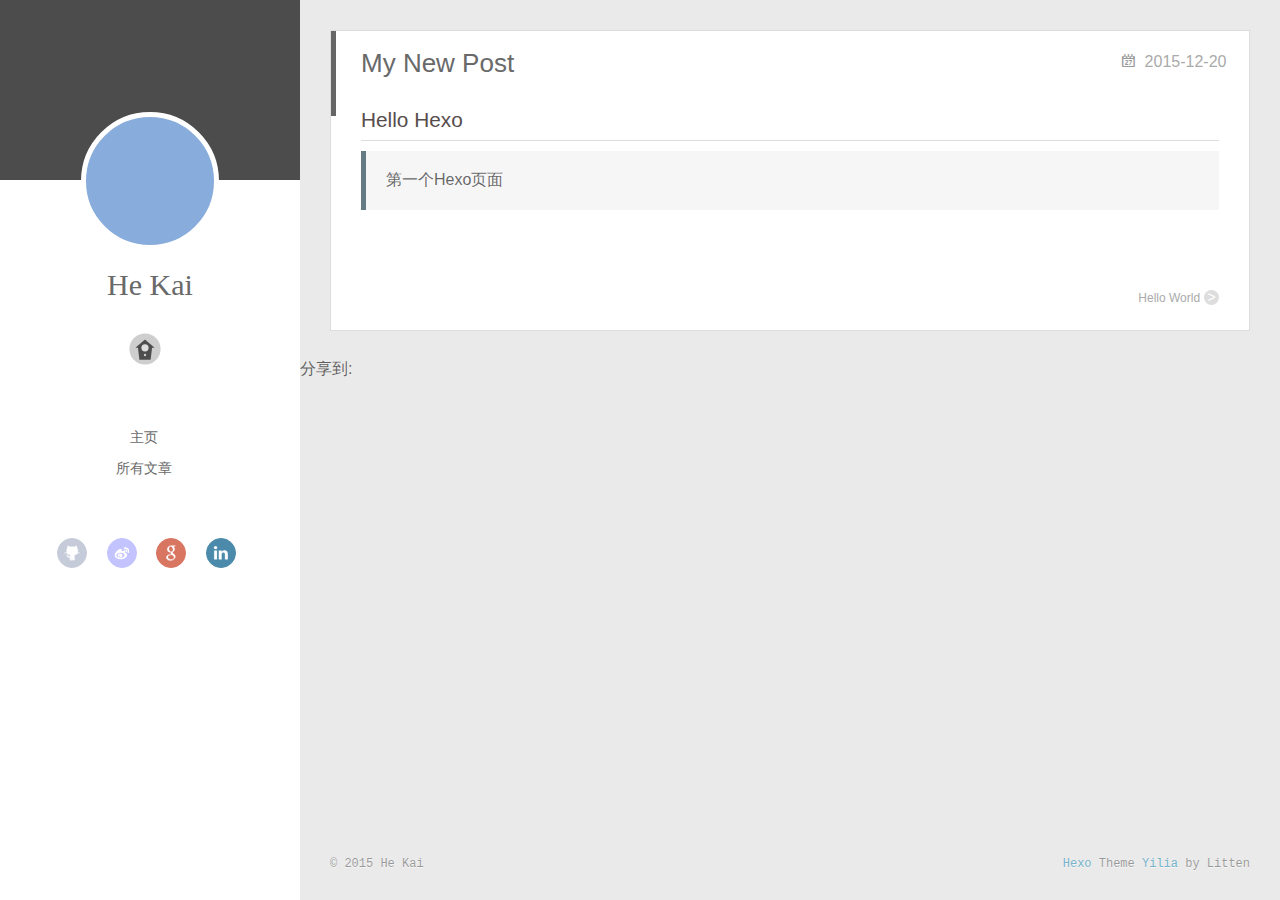
<file: 2015/12/20/My-New-Post/index.html>
<!DOCTYPE html>
<html>
<head>
  <meta charset="utf-8">
  
  <meta http-equiv="X-UA-Compatible" content="IE=edge" >
  <title>My New Post | He Kai</title>
  <meta name="viewport" content="width=device-width, initial-scale=1, maximum-scale=1">
  <meta name="description" content="Hello Hexo
第一个Hexo页面">
<meta property="og:type" content="article">
<meta property="og:title" content="My New Post">
<meta property="og:url" content="http://blog.he-kai.com/2015/12/20/My-New-Post/index.html">
<meta property="og:site_name" content="He Kai">
<meta property="og:description" content="Hello Hexo
第一个Hexo页面">
<meta property="og:updated_time" content="2015-12-20T12:31:59.000Z">
<meta name="twitter:card" content="summary">
<meta name="twitter:title" content="My New Post">
<meta name="twitter:description" content="Hello Hexo
第一个Hexo页面">
  
    <link rel="alternative" href="/atom.xml" title="He Kai" type="application/atom+xml">
  
  
    <link rel="icon" href="/favicon.png">
  
  <link rel="stylesheet" href="/css/style.css" type="text/css">
</head>

<body>
  <div id="container">
    <div class="left-col">
    <div class="overlay"></div>
<div class="intrude-less">
	<header id="header" class="inner">
		<a href="/" class="profilepic">
			
			<img lazy-src="//he-kai.com/gravatar.jpg" class="js-avatar">
			
		</a>

		<hgroup>
		  <h1 class="header-author"><a href="/">He Kai</a></h1>
		</hgroup>

		

		
			<div class="switch-btn">
				<div class="icon">
					<div class="icon-ctn">
						<div class="icon-wrap icon-house" data-idx="0">
							<div class="birdhouse"></div>
							<div class="birdhouse_holes"></div>
						</div>
						<div class="icon-wrap icon-ribbon hide" data-idx="1">
							<div class="ribbon"></div>
						</div>
						
						<div class="icon-wrap icon-link hide" data-idx="2">
							<div class="loopback_l"></div>
							<div class="loopback_r"></div>
						</div>
						
						
						<div class="icon-wrap icon-me hide" data-idx="3">
							<div class="user"></div>
							<div class="shoulder"></div>
						</div>
						
					</div>
					
				</div>
				<div class="tips-box hide">
					<div class="tips-arrow"></div>
					<ul class="tips-inner">
						<li>菜单</li>
						<li>标签</li>
						
						<li>友情链接</li>
						
						
						<li>关于我</li>
						
					</ul>
				</div>
			</div>
		

		<div class="switch-area">
			<div class="switch-wrap">
				<section class="switch-part switch-part1">
					<nav class="header-menu">
						<ul>
						
							<li><a href="/">主页</a></li>
				        
							<li><a href="/archives">所有文章</a></li>
				        
						</ul>
					</nav>
					<nav class="header-nav">
						<div class="social">
							
								<a class="github" target="_blank" href="https://github.com/hekai" title="github">github</a>
					        
								<a class="weibo" target="_blank" href="http://weibo.com/13141688" title="weibo">weibo</a>
					        
								<a class="google" target="_blank" href="https://plus.google.com/u/0/+%E8%B4%BA%E6%81%BA" title="google">google</a>
					        
								<a class="linkedin" target="_blank" href="https://cn.linkedin.com/in/kai-he-06486276" title="linkedin">linkedin</a>
					        
						</div>
					</nav>
				</section>
				
				
				<section class="switch-part switch-part2">
					<div class="widget tagcloud" id="js-tagcloud">
						
					</div>
				</section>
				
				
				
				<section class="switch-part switch-part3">
					<div id="js-friends">
					
			          <a target="_blank" class="main-nav-link switch-friends-link" href="http://localhost:4000/">奥巴马的博客</a>
			        
			          <a target="_blank" class="main-nav-link switch-friends-link" href="http://localhost:4000/">卡卡的美丽传说</a>
			        
			          <a target="_blank" class="main-nav-link switch-friends-link" href="http://localhost:4000/">本泽马的博客</a>
			        
			          <a target="_blank" class="main-nav-link switch-friends-link" href="http://localhost:4000/">吉格斯的博客</a>
			        
			          <a target="_blank" class="main-nav-link switch-friends-link" href="http://localhost:4000/">习大大大不同</a>
			        
			          <a target="_blank" class="main-nav-link switch-friends-link" href="http://localhost:4000/">托蒂的博客</a>
			        
			        </div>
				</section>
				

				
				
				<section class="switch-part switch-part4">
				
					<div id="js-aboutme">我是谁，我从哪里来，我到哪里去？我就是我，是颜色不一样的吃货…</div>
				</section>
				
			</div>
		</div>
	</header>				
</div>

    </div>
    <div class="mid-col">
      <nav id="mobile-nav">
  	<div class="overlay">
  		<div class="slider-trigger"></div>
  		<h1 class="header-author js-mobile-header hide">He Kai</h1>
  	</div>
	<div class="intrude-less">
		<header id="header" class="inner">
			<div class="profilepic">
			
				<img lazy-src="//he-kai.com/gravatar.jpg" class="js-avatar">
			
			</div>
			<hgroup>
			  <h1 class="header-author">He Kai</h1>
			</hgroup>
			
			<nav class="header-menu">
				<ul>
				
					<li><a href="/">主页</a></li>
		        
					<li><a href="/archives">所有文章</a></li>
		        
		        <div class="clearfix"></div>
				</ul>
			</nav>
			<nav class="header-nav">
				<div class="social">
					
						<a class="github" target="_blank" href="https://github.com/hekai" title="github">github</a>
			        
						<a class="weibo" target="_blank" href="http://weibo.com/13141688" title="weibo">weibo</a>
			        
						<a class="google" target="_blank" href="https://plus.google.com/u/0/+%E8%B4%BA%E6%81%BA" title="google">google</a>
			        
						<a class="linkedin" target="_blank" href="https://cn.linkedin.com/in/kai-he-06486276" title="linkedin">linkedin</a>
			        
				</div>
			</nav>
		</header>				
	</div>
</nav>

      <div class="body-wrap"><article id="post-My-New-Post" class="article article-type-post" itemscope itemprop="blogPost">
  
    <div class="article-meta">
      <a href="/2015/12/20/My-New-Post/" class="article-date">
  	<time datetime="2015-12-20T12:31:27.000Z" itemprop="datePublished">2015-12-20</time>
</a>
    </div>
  
  <div class="article-inner">
    
      <input type="hidden" class="isFancy" />
    
    
      <header class="article-header">
        
  
    <h1 class="article-title" itemprop="name">
      My New Post
    </h1>
  

      </header>
      
      <div class="article-info article-info-post">
        
        

        <div class="clearfix"></div>
      </div>
      
    
    <div class="article-entry" itemprop="articleBody">
      
        <h2 id="Hello_Hexo"><a href="#Hello_Hexo" class="headerlink" title="Hello Hexo"></a>Hello Hexo</h2><blockquote>
<p>第一个Hexo页面</p>
</blockquote>

      
    </div>
    
  </div>
  
    
<nav id="article-nav">
  
  
    <a href="/2015/12/20/hello-world/" id="article-nav-older" class="article-nav-link-wrap">
      <div class="article-nav-title">Hello World</div>
      <strong class="article-nav-caption">></strong>
    </a>
  
</nav>

  
</article>


<div class="share_jia">
	<!-- JiaThis Button BEGIN -->
	<div class="jiathis_style">
		<span class="jiathis_txt">分享到: &nbsp; </span>
		<a class="jiathis_button_facebook"></a> 
    <a class="jiathis_button_twitter"></a>
    <a class="jiathis_button_plus"></a> 
    <a class="jiathis_button_tsina"></a>
		<a class="jiathis_button_cqq"></a>
		<a class="jiathis_button_douban"></a>
		<a class="jiathis_button_weixin"></a>
		<a class="jiathis_button_tumblr"></a>
    <a href="http://www.jiathis.com/share" class="jiathis jiathis_txt jtico jtico_jiathis" target="_blank"></a>
	</div>
	<script type="text/javascript" src="http://v3.jiathis.com/code/jia.js?uid=1405949716054953" charset="utf-8"></script>
	<!-- JiaThis Button END -->
</div>






<div class="duoshuo">
	<!-- 多说评论框 start -->
	<div class="ds-thread" data-thread-key="My-New-Post" data-title="My New Post" data-url="http://blog.he-kai.com/2015/12/20/My-New-Post/"></div>
	<!-- 多说评论框 end -->
	<!-- 多说公共JS代码 start (一个网页只需插入一次) -->
	<script type="text/javascript">
	var duoshuoQuery = {short_name:"he-kai-blog"};
	(function() {
		var ds = document.createElement('script');
		ds.type = 'text/javascript';ds.async = true;
		ds.src = (document.location.protocol == 'https:' ? 'https:' : 'http:') + '//static.duoshuo.com/embed.js';
		ds.charset = 'UTF-8';
		(document.getElementsByTagName('head')[0] 
		 || document.getElementsByTagName('body')[0]).appendChild(ds);
	})();
	</script>
	<!-- 多说公共JS代码 end -->
</div>




</div>
      <footer id="footer">
  <div class="outer">
    <div id="footer-info">
    	<div class="footer-left">
    		&copy; 2015 He Kai
    	</div>
      	<div class="footer-right">
      		<a href="http://hexo.io/" target="_blank">Hexo</a>  Theme <a href="https://github.com/litten/hexo-theme-yilia" target="_blank">Yilia</a> by Litten
      	</div>
    </div>
  </div>
</footer>
    </div>
    
  <link rel="stylesheet" href="/fancybox/jquery.fancybox.css" type="text/css">


<script>
	var yiliaConfig = {
		fancybox: true,
		mathjax: true,
		animate: true,
		isHome: false,
		isPost: true,
		isArchive: false,
		isTag: false,
		isCategory: false,
		open_in_new: false
	}
</script>
<script src="http://7.url.cn/edu/jslib/comb/require-2.1.6,jquery-1.9.1.min.js" type="text/javascript"></script>
<script src="/js/main.js" type="text/javascript"></script>






<script type="text/x-mathjax-config">
MathJax.Hub.Config({
    tex2jax: {
        inlineMath: [ ['$','$'], ["\\(","\\)"]  ],
        processEscapes: true,
        skipTags: ['script', 'noscript', 'style', 'textarea', 'pre', 'code']
    }
});

MathJax.Hub.Queue(function() {
    var all = MathJax.Hub.getAllJax(), i;
    for(i=0; i < all.length; i += 1) {
        all[i].SourceElement().parentNode.className += ' has-jax';                 
    }       
});
</script>

<script type="text/javascript" src="http://cdn.mathjax.org/mathjax/latest/MathJax.js?config=TeX-AMS-MML_HTMLorMML">
</script>


  </div>
</body>
</html>
</file>
<file: css/style.css>
body {
  width: 100%;
}
body:before,
body:after {
  content: "";
  display: table;
}
body:after {
  clear: both;
}
@font-face {
  font-family: 'FontAwesome';
  src: url("fonts/fontawesome-webfont.eot");
  src: url("fonts/fontawesome-webfont.eot?#iefix") format("embedded-opentype"), url("fonts/fontawesome-webfont.woff") format("woff"), url("fonts/fontawesome-webfont.ttf") format("truetype"), url("fonts/fontawesome-webfont.svgz#FontAwesomeRegular") format("svg"), url("fonts/fontawesome-webfont.svg#FontAwesomeRegular") format("svg");
  font-weight: normal;
  font-style: normal;
}
html,
body,
div,
span,
applet,
object,
iframe,
h1,
h2,
h3,
h4,
h5,
h6,
p,
blockquote,
pre,
a,
abbr,
acronym,
address,
big,
cite,
code,
del,
dfn,
em,
img,
ins,
kbd,
q,
s,
samp,
small,
strike,
strong,
sub,
sup,
tt,
var,
dl,
dt,
dd,
ol,
ul,
li,
fieldset,
form,
label,
legend,
table,
caption,
tbody,
tfoot,
thead,
tr,
th,
td {
  margin: 0;
  padding: 0;
  border: 0;
  outline: 0;
  font-weight: inherit;
  font-style: inherit;
  font-family: inherit;
  font-size: 100%;
  vertical-align: baseline;
}
body {
  line-height: 1;
  color: #000;
  background: #fff;
}
ol,
ul {
  list-style: none;
}
table {
  border-collapse: separate;
  border-spacing: 0;
  vertical-align: middle;
}
caption,
th,
td {
  text-align: left;
  font-weight: normal;
  vertical-align: middle;
}
a img {
  border: none;
}
ol {
  list-style: decimal;
  padding-left: 20px;
}
ul {
  list-style: none;
}
input,
button {
  margin: 0;
  padding: 0;
}
input::-moz-focus-inner,
button::-moz-focus-inner {
  border: 0;
  padding: 0;
}
@font-face {
  font-family: FontAwesome;
  font-style: normal;
  font-weight: normal;
  src: url("fonts/fontawesome-webfont.eot?v=#4.0.3");
  src: url("fonts/fontawesome-webfont.eot?#iefix&v=#4.0.3") format("embedded-opentype"), url("fonts/fontawesome-webfont.woff?v=#4.0.3") format("woff"), url("fonts/fontawesome-webfont.ttf?v=#4.0.3") format("truetype"), url("fonts/fontawesome-webfont.svg#fontawesomeregular?v=#4.0.3") format("svg");
}
html,
body,
#container {
  height: 100%;
}
body {
  font-family: "微软雅黑", "HelveticaNeue-Light", "Helvetica Neue Light", "Helvetica Neue", Helvetica, Arial, sans-serif;
  font-size: 16px;
  background: #fff;
  color: rgba(0,0,0,0.6);
  -webkit-overflow-scrolling: touch;
}
h1,
h2,
h3 {
  display: block;
}
h1 {
  font-size: 1.5em;
}
h2 {
  font-size: 1.3em;
}
h3 {
  font-size: 1.1em;
}
h4,
h5,
h6 {
  font-size: 1em;
}
a {
  text-decoration: none;
  outline-width: 0;
  color: #258fb8;
  outline: none;
}
.alignleft {
  float: left;
}
.alignright {
  float: right;
}
.clearfix {
  *zoom: 1;
}
.clearfix:after {
  content: "";
  display: table;
  clear: both;
}
.inner {
  width: 1000px;
  margin: 0 auto;
}
.hide {
  display: none;
}
@media screen and (max-width: 1040px) {
  .inner {
    width: 100%;
  }
}
#container {
  position: relative;
  min-height: 100%;
}
#container #mobile-nav {
  display: none;
}
#container #mobile-nav .overlay {
  height: 110px;
  position: absolute;
  width: 100%;
  background: #4d4d4d;
}
#container #mobile-nav .overlay.fixed {
  position: fixed;
  height: 42px;
  z-index: 99;
}
#container #mobile-nav #header {
  padding: 10px 0 0 0;
}
#container #mobile-nav #header .profilepic {
  display: block;
  position: relative;
  z-index: 100;
}
#container #mobile-nav #header .header-menu {
  height: auto;
  margin: 10px;
}
#container #mobile-nav #header .header-menu ul {
  text-align: center;
  cursor: default;
}
#container #mobile-nav #header .header-menu li {
  display: inline-block;
  margin: 3px;
}
#container .left-col {
  background: #fff;
  width: 300px;
  position: fixed;
  opacity: 1;
  -webkit-transition: all 0.2s ease-in;
  -moz-transition: all 0.2s ease-in;
  -ms-transition: all 0.2s ease-in;
  transition: all 0.2s ease-in;
  height: 100%;
}
#container .left-col .overlay {
  width: 100%;
  height: 180px;
  background-color: #000;
  position: absolute;
  opacity: 0.7;
}
#container .left-col .intrude-less {
  width: 76%;
  text-align: center;
  margin: 112px auto 0;
}
#container .mid-col {
  position: absolute;
  right: 0;
  min-height: 100%;
  background: #eaeaea;
  left: 300px;
  width: auto;
}
@media screen and (max-width: 800px) {
  #container .left-col {
    display: none;
  }
  #container .mid-col {
    left: 0;
  }
  #container #header .header-nav {
    position: relative;
  }
  #container .header-author.fixed {
    position: fixed;
    top: -13px;
    width: 100%;
    color: #ddd;
  }
  #container .overlay .slider-trigger {
    position: absolute;
    z-index: 101;
    bottom: 0;
    left: 0;
    width: 42px;
    height: 42px;
  }
  #container .overlay .slider-trigger:hover {
    background: #444;
  }
  #container .overlay .slider-trigger:before {
    color: #ddd;
    content: "\f00b";
    font: 16px FontAwesome;
    width: 16px;
    height: 16px;
    margin-left: 9px;
    margin-top: 14px;
    display: block;
  }
  #container .article-header {
    border-left: none;
    padding: 0;
    border-bottom: 1px dotted #ddd;
  }
  #container .article-header h1 {
    margin-bottom: 10px;
  }
  #container .header-subtitle {
    padding: 0 24px;
  }
  #container .article-info-index.article-info {
    padding-top: 10px;
    margin: 0;
    border-top: 1px solid #ddd;
  }
  #container .article-info-post.article-info {
    margin: 0;
    padding-top: 10px;
    border: none;
  }
  #container .article-more-link a {
    float: right;
  }
  #container #viewer-box .viewer-box-l {
    font-size: 14px;
  }
  #container .article {
    padding: 10px;
    margin: 10px;
    font-size: 14px;
  }
  #container .article .article-entry {
    padding-left: 0;
    padding-right: 0;
    padding-top: 10px;
  }
  #container .article .article-title {
    font-size: 18px;
    max-width: 185px;
    display: block;
    margin: 0;
  }
  #container .article .article-meta {
    width: auto;
    height: 30px;
    margin-top: -5px;
    position: ralative;
  }
  #container .article .article-meta .article-date {
    font-size: 12px;
    -webkit-border-radius: 0;
    border-radius: 0;
    color: #666;
    background: none;
    height: auto;
    padding: 0;
    margin: 0;
    width: 100%;
    text-align: left;
    margin-left: 10px;
  }
  #container .article .article-meta .article-date time {
    width: auto;
    float: right;
    margin-right: 10px;
  }
  #container .article .article-meta .article-tag-list {
    margin-top: 7px;
    position: absolute;
    right: 10px;
    top: 0;
  }
  #container .article .article-meta .article-tag-list:before {
    float: left;
    margin-top: 1px;
    left: 0;
  }
  #container .article .article-meta .article-tag-list .article-tag-list-item {
    float: left;
    padding-left: 0;
    width: auto;
    max-width: 83px;
  }
  #container .article .article-meta .article-category {
    margin-top: 7px;
    position: absolute;
    right: 10px;
    top: -30px;
  }
  #container .article .article-meta .article-category:before {
    float: left;
    margin-top: 1px;
    left: 15px;
  }
  #container .article .article-meta .article-category .article-category-link {
    max-width: 83px;
    width: auto;
    padding-left: 10px;
  }
  #container .article .article-nav-link-wrap {
    margin: 5px 0;
  }
  #container .article .article-nav-link-wrap strong {
    float: left;
    margin-right: 5px;
  }
  #container .article #article-nav-older {
    float: none;
    display: block;
  }
  #container .share {
    padding: 3px 10px;
  }
  #container .duoshuo {
    padding: 0 13px;
  }
  #container #disqus_thread {
    padding: 0 13px;
  }
  #container #mobile-nav {
    display: block;
  }
  #container #page-nav .extend {
    opacity: 1;
  }
  #container .instagram .open-ins {
    left: 2px;
    top: -30px;
    color: #aaa;
  }
  #container .info-on-right {
    float: initial;
  }
  #container .archives-wrap {
    margin: 10px 10px 0px;
    padding: 10px;
  }
  #container .archives-wrap .archive-article-title {
    font-size: 14px;
  }
  #container .archives-wrap .archive-year-wrap {
    position: relative;
    padding: 0 0 0 0;
  }
  #container .archives-wrap .archive-year-wrap a {
    padding: 0 0 0 0;
  }
  #container .archives-wrap .article-meta .archive-article-date {
    font-size: 12px;
    margin-right: 10px;
    margin-top: -5px;
  }
  #container .archives-wrap .article-meta .article-tag-list-link {
    font-size: 12px;
  }
  #container .archives .archive-article {
    padding: 10px 0;
    margin-left: 0;
  }
  #container #footer .footer-left {
    float: initial;
    margin-bottom: 10px;
  }
  #container #footer .footer-right {
    float: initial;
  }
}
.header-author {
  text-align: center;
  margin: 0.67em 0;
  font-family: Roboto, "Roboto", serif;
  font-size: 30px;
  -webkit-transition: 0.3s;
  -moz-transition: 0.3s;
  -ms-transition: 0.3s;
  transition: 0.3s;
}
#header {
  width: 100%;
}
#header a {
  color: #696969;
}
#header a:hover {
  color: #b0a0aa;
}
#header .profilepic {
  text-align: center;
  display: block;
  border: 5px solid #fff;
  -webkit-border-radius: 300px;
  border-radius: 300px;
  width: 128px;
  height: 128px;
  margin: 0 auto;
  position: relative;
  overflow: hidden;
  background: #88acdb;
  -webkit-transition: all 0.2s ease-in;
  display: -webkit-box;
  -webkit-box-orient: horizontal;
  -webkit-box-pack: center;
  -webkit-box-align: center;
  text-align: center;
}
#header .profilepic img {
  width: 20%;
  height: 20%;
  -webkit-border-radius: 300px;
  border-radius: 300px;
  opacity: 0;
  -webkit-transition: all 0.2s ease-in;
}
#header .profilepic img.show {
  width: 100%;
  height: 100%;
  opacity: 1;
}
#header .header-subtitle {
  text-align: center;
  color: #999;
  font-size: 14px;
  line-height: 25px;
  overflow: hidden;
  text-overflow: ellipsis;
  display: -webkit-box;
  -webkit-line-clamp: 2;
  -webkit-box-orient: vertical;
}
#header .header-menu {
  font-weight: 300;
  line-height: 31px;
  cursor: pointer;
  text-transform: uppercase;
  float: none;
  min-height: 150px;
  margin-left: -12px;
  text-align: center;
  display: -webkit-box;
  -webkit-box-orient: horizontal;
  -webkit-box-pack: center;
  -webkit-box-align: center;
}
#header .header-menu li {
  cursor: default;
}
#header .header-menu li a {
  font-size: 14px;
  min-width: 300px;
}
#header .switch-area {
  position: relative;
  width: 100%;
  overflow: hidden;
  min-height: 500px;
  font-size: 14px;
}
#header .switch-area .switch-wrap {
  -webkit-transition: -webkit-transform 0.3s ease-in;
  -moz-transition: -moz-transform 0.3s ease-in;
  -ms-transition: -ms-transform 0.3s ease-in;
  transition: transform 0.3s ease-in;
  position: relative;
}
#header .turn-left {
  -webkit-transform: translate(-100%, 0);
  -moz-transform: translate(-100%, 0);
  -ms-transform: translate(-100%, 0);
  transform: translate(-100%, 0);
}
#header .header-nav {
  width: 100%;
  position: absolute;
  -webkit-transition: -webkit-transform 0.3s ease-in;
  -moz-transition: -moz-transform 0.3s ease-in;
  -ms-transition: -ms-transform 0.3s ease-in;
  transition: transform 0.3s ease-in;
}
#header .header-nav .social {
  margin-right: 15px;
  margin-top: 10px;
  text-align: center;
}
#header .header-nav .social a {
  -webkit-border-radius: 50%;
  border-radius: 50%;
  display: -moz-inline-stack;
  display: inline-block;
  vertical-align: middle;
  *vertical-align: auto;
  zoom: 1;
  *display: inline;
  text-indent: -9999px;
  margin: 0 8px 15px 8px;
  opacity: 0.7;
  width: 28px;
  height: 28px;
  -webkit-transition: 0.3s;
  -moz-transition: 0.3s;
  -ms-transition: 0.3s;
  transition: 0.3s;
}
#header .header-nav .social a:hover {
  opacity: 1;
}
#header .header-nav .social a:last-of-type {
  margin-right: 0;
}
#header .header-nav .social a.weibo {
  background: url("/img/weibo.png") center no-repeat #aaf;
  border: 1px solid #aaf;
}
#header .header-nav .social a.weibo:hover {
  border: 1px solid #aaf;
}
#header .header-nav .social a.rss {
  background: url("/img/rss.png") center no-repeat #ef7522;
  border: 1px solid #ef7522;
}
#header .header-nav .social a.rss:hover {
  border: 1px solid #cf5d0f;
}
#header .header-nav .social a.github {
  background: url("/img/github.png") center no-repeat #afb6ca;
  border: 1px solid #afb6ca;
}
#header .header-nav .social a.github:hover {
  border: 1px solid #909ab6;
}
#header .header-nav .social a.facebook {
  background: url("/img/facebook.png") center no-repeat #3b5998;
  border: 1px solid #3b5998;
}
#header .header-nav .social a.facebook:hover {
  border: 1px solid #2d4373;
}
#header .header-nav .social a.google {
  background: url("/img/google.png") center no-repeat #c83d20;
  border: 1px solid #c83d20;
}
#header .header-nav .social a.google:hover {
  border: 1px solid #9c3019;
}
#header .header-nav .social a.twitter {
  background: url("/img/twitter.png") center no-repeat #55cff8;
  border: 1px solid #55cff8;
}
#header .header-nav .social a.twitter:hover {
  border: 1px solid #24c1f6;
}
#header .header-nav .social a.linkedin {
  background: url("/img/linkedin.png") center no-repeat #005a87;
  border: 1px solid #005a87;
}
#header .header-nav .social a.linkedin:hover {
  border: 1px solid #006b98;
}
#header .header-nav .social a.zhihu {
  background: url("/img/zhihu.png") center no-repeat #0078d8;
  border: 1px solid #0078d8;
}
#header .header-nav .social a.zhihu:hover {
  border: 1px solid #0078d8;
}
#header .header-nav .social a.douban {
  background: url("/img/douban.png") center no-repeat #06c611;
  border: 1px solid #06c611;
}
#header .header-nav .social a.douban:hover {
  border: 1px solid #06c611;
}
#header .header-nav .social a.mail {
  background: url("/img/mail.png") center no-repeat #005a87;
  border: 1px solid #005a87;
}
#header .header-nav .social a.mail:hover {
  border: 1px solid #006b98;
}
#header .switch-part {
  width: 100%;
  position: absolute;
}
#header .switch-part1 {
  left: 0;
}
#header .switch-part2 {
  left: 100%;
  top: 20px;
  overlay-x: hidden;
  overflow-y: auto;
  max-height: 200px;
}
#header .switch-part3 {
  left: 200%;
  line-height: 30px;
}
#header .switch-part3 .switch-friends-link {
  margin-right: 9px;
  -webkit-border-radius: 3px;
  border-radius: 3px;
  padding: 5px;
}
#header .switch-part3 .switch-friends-link:hover {
  background: #88acdb;
  color: #fff;
}
#header .switch-part4 {
  left: 300%;
  text-align: left;
  line-height: 30px;
}
.duoshuo {
  padding: 0 40px;
}
#disqus_thread {
  padding: 0 40px;
}
.archives-wrap {
  position: relative;
  margin: 0 30px;
  padding-right: 60px;
  border-bottom: 1px solid #eee;
  background: #fff;
}
.archives-wrap:first-child {
  margin-top: 30px;
}
.archives-wrap:last-child {
  margin-bottom: 80px;
}
.archives-wrap .archive-year-wrap {
  line-height: 35px;
  width: 200px;
  position: absolute;
  padding-top: 15px;
  font-size: 1.8em;
}
.archives-wrap .archive-year-wrap a {
  color: #666;
  font-weight: bold;
  padding-left: 48px;
}
.archives {
  position: relative;
}
.archives .article-info {
  border: none;
}
.archives .archive-article {
  margin-left: 200px;
  padding: 20px 0;
  border-bottom: 1px solid #eee;
  border-top: 1px solid #fff;
  position: relative;
}
.archives .archive-article:first-child {
  border-top: none;
}
.archives .archive-article:last-child {
  border-bottom: none;
}
.archives .archive-article-title {
  font-size: 16px;
  color: #333;
  -webkit-transition: color 0.3s;
  -moz-transition: color 0.3s;
  -ms-transition: color 0.3s;
  transition: color 0.3s;
}
.archives .archive-article-title:hover {
  color: #657b83;
}
.archives .archive-article-title span {
  display: block;
  color: #a8a8a8;
  font-size: 12px;
  line-height: 14px;
  height: 7px;
  padding-left: 2px;
}
.archives .archive-article-title span:before {
  display: inline-block;
  content: "“";
  font-family: serif;
  font-size: 30px;
  float: left;
  margin: 4px 4px 0 -12px;
  color: #c8c8c8;
}
.archive-article-inner .archive-article-header {
  position: relative;
}
.archive-article-inner .article-meta {
  position: relative;
  float: right;
  margin-top: -10px;
  color: #555;
  background: none;
  text-align: right;
  width: auto;
}
.archive-article-inner .article-meta .article-date time {
  color: #aaa;
}
.archive-article-inner .article-meta .archive-article-date,
.archive-article-inner .article-meta .article-tag-list {
  margin-right: 30px;
  display: -moz-inline-stack;
  display: inline-block;
  vertical-align: middle;
  zoom: 1;
  color: #666;
  font-size: 14px;
}
.archive-article-inner .article-meta .archive-article-date {
  cursor: default;
  font-size: 12px;
  margin-bottom: 5px;
  margin-top: -10px;
}
.archive-article-inner .article-meta .archive-article-date time:before {
  content: "\f073";
  color: #999;
  position: relative;
  margin-right: 10px;
  font: 16px FontAwesome;
}
.archive-article-inner .article-meta .article-category:before {
  float: left;
  margin-top: 1px;
  left: 15px;
}
.archive-article-inner .article-meta .article-category .article-category-link {
  width: auto;
  max-width: 83px;
  padding-left: 10px;
}
.archive-article-inner .article-meta .article-tag-list {
  margin-top: 0px;
}
.archive-article-inner .article-meta .article-tag-list:before {
  left: 15px;
}
.archive-article-inner .article-meta .article-tag-list .article-tag-list-item {
  display: inline-block;
  width: auto;
  max-width: 83px;
  padding-left: 8px;
  font-size: 12px;
}
.body-wrap {
  margin-bottom: 80px;
}
.article {
  margin: 30px;
  position: relative;
  border: 1px solid #ddd;
  background: #fff;
  -webkit-transition: all 0.2s ease-in;
}
.article.show {
  visibility: visible;
  -webkit-animation: cd-bounce-1 0.6s;
  -moz-animation: cd-bounce-1 0.6s;
  -webkit-animation: cd-bounce-1 0.6s;
  -moz-animation: cd-bounce-1 0.6s;
  -ms-animation: cd-bounce-1 0.6s;
  animation: cd-bounce-1 0.6s;
}
.article.hidden {
  visibility: hidden;
}
.article img {
  max-width: 100%;
}
@-webkit-keyframes cd-bounce-1 {
  0% {
    opacity: 0;
    -webkit-transform: scale(1);
  }
  60% {
    opacity: 1;
    -webkit-transform: scale(1.01);
  }
  100% {
    -webkit-transform: scale(1);
  }
}
@-moz-keyframes cd-bounce-1 {
  0% {
    opacity: 0;
    -moz-transform: scale(1);
  }
  60% {
    opacity: 1;
    -moz-transform: scale(1.01);
  }
  100% {
    -moz-transform: scale(1);
  }
}
.article-index {
  margin-left: 200px;
  padding: 15px 0;
  margin-right: 75px;
}
.article-index .brief {
  display: block;
  color: #a8a8a8;
  font-size: 12px;
  line-height: 14px;
  height: 7px;
  padding-left: 2px;
}
.article-index .brief:before {
  display: inline-block;
  content: "“";
  font-family: serif;
  font-size: 30px;
  float: left;
  margin: 4px 4px 0 -12px;
  color: #c8c8c8;
}
.article-title {
  color: #696969;
  margin-left: 0px;
  font-weight: 300;
  line-height: 35px;
  margin-bottom: 20px;
  font-size: 26px;
  -webkit-transition: color 0.3s;
  -moz-transition: color 0.3s;
  -o-transition: color 0.3s;
  -webkit-transition: color 0.3s;
  -moz-transition: color 0.3s;
  -ms-transition: color 0.3s;
  transition: color 0.3s;
}
.article-title:hover {
  color: #b0a0aa;
}
.article-inner {
  position: relative;
  margin-bottom: 20px;
}
.article-header {
  border-left: 5px solid;
  padding: 15px 0px 15px 25px;
}
.article-info.info-on-right {
  margin: 10px 0 0 0;
  float: right;
}
.article-info-index.article-info {
  padding-top: 20px;
  margin: 30px 30px 0 30px;
  border-top: 1px solid #ddd;
}
.article-info-post.article-info {
  padding: 0;
  border: none;
  margin: -30px 0 20px 30px;
}
.article-entry {
  line-height: 1.8em;
  padding-right: 30px;
  padding-left: 30px;
}
.article-entry p {
  margin-top: 10px;
}
.article-entry p code,
.article-entry li code {
  padding: 1px 3px;
  margin: 0 3px;
  background: #ddd;
  border: 1px solid #ccc;
  font-family: Menlo, Monaco, "Andale Mono", "lucida console", "Courier New", monospace;
  word-wrap: break-word;
  font-size: 14px;
}
.article-entry blockquote {
  background: #ddd;
  border-left: 5px solid #ccc;
  padding: 15px 20px;
  margin-top: 10px;
  border-left: 5px solid #657b83;
  background: #f6f6f6;
}
.article-entry blockquote p {
  margin-top: 0;
}
.article-entry em {
  font-style: italic;
}
.article-entry ul li:before {
  content: "";
  width: 6px;
  height: 6px;
  border: 1px solid #999;
  -webkit-border-radius: 10px;
  border-radius: 10px;
  background: #aaa;
  display: inline-block;
  margin-right: 10px;
  float: left;
  margin-top: 12px;
}
.article-entry ul,
.article-entry ol {
  font-size: 14px;
  margin: 10px 0px;
}
.article-entry li ul,
.article-entry li ol {
  margin-left: 30px;
}
.article-entry li ul li:before,
.article-entry li ol li:before {
  content: "";
  background: #dedede;
}
.article-entry h1 {
  margin-top: 30px;
}
.article-entry h2 {
  margin-top: 20px;
  font-weight: 300;
  color: #574c4c;
  padding-bottom: 5px;
  border-bottom: 1px solid #ddd;
}
.article-entry h3,
.article-entry h4,
.article-entry h5,
.article-entry h6 {
  margin-top: 20px;
  font-weight: 300;
  color: #574c4c;
  padding-bottom: 5px;
  border-bottom: 1px solid #ddd;
}
.article-entry video {
  max-width: 100%;
}
.article-entry strong {
  font-weight: bold;
}
.article-entry .caption {
  display: block;
  font-size: 0.8em;
  color: #aaa;
}
.article-entry hr {
  height: 0;
  margin-top: 20px;
  margin-bottom: 20px;
  border-left: 0;
  border-right: 0;
  border-top: 1px solid #ddd;
  border-bottom: 1px solid #fff;
}
.article-entry pre {
  font-size: 1/0.9em;
  line-height: 1.5;
  margin-top: 10px;
  padding: 5px 15px;
  overflow-x: auto;
  color: #657b83;
  font-size: 10px;
  border: 1px solid #ccc;
  text-shadow: 0 1px #444;
  font-family: Menlo, Monaco, "Andale Mono", "lucida console", "Courier New", monospace;
}
.article-entry pre code {
  font-size: 14px;
}
.article-entry table {
  width: 100%;
  border: 1px solid #dedede;
  margin: 15px 0;
  border-collapse: collapse;
}
.article-entry table tr,
.article-entry table td {
  height: 35px;
}
.article-entry table thead tr {
  background: #f8f8f8;
}
.article-entry table tbody tr:hover {
  background: #efefef;
}
.article-entry table td,
.article-entry table th {
  border: 1px solid #dedede;
  padding: 0 10px;
}
.article-entry figure table {
  border: none;
  width: auto;
  margin: 0;
}
.article-entry figure table tbody tr:hover {
  background: none;
}
.article-meta {
  width: 150px;
  font-size: 14;
  text-align: right;
  position: absolute;
  right: 0;
  top: 23px;
  text-align: center;
  z-index: 1;
}
.article-meta time {
  color: #aaa;
}
.article-meta time:before {
  color: #999;
  content: "\f073";
  font: 17px FontAwesome;
  margin-right: 10px;
}
.article-more-link {
  margin-top: 5px;
  text-align: right;
}
.article-more-link a {
  background: #4d4d4d;
  color: #fff;
  font-size: 12px;
  padding: 2px 8px 4px;
  line-height: 16px;
  -webkit-border-radius: 2px;
  -moz-border-radius: 2px;
  -webkit-border-radius: 2px;
  border-radius: 2px;
  -webkit-transition: background 0.3s;
  -moz-transition: background 0.3s;
  -ms-transition: background 0.3s;
  transition: background 0.3s;
}
.article-more-link a:hover {
  background: #3c3c3c;
}
.article-more-link a.hidden {
  visibility: hidden;
}
#article-nav {
  margin: 80px 0 30px 0;
  padding-bottom: 10px;
}
#article-nav .article-nav-link-wrap {
  margin: 0px 30px 0px 30px;
  font-size: 14px;
  color: #333;
}
#article-nav .article-nav-link-wrap .article-nav-title {
  display: inline-block;
  font-size: 12px;
  color: #aaa;
  -webkit-transition: color 0.3s;
  -moz-transition: color 0.3s;
  -ms-transition: color 0.3s;
  transition: color 0.3s;
}
#article-nav .article-nav-link-wrap strong {
  background: #ddd;
  color: #fff;
  -webkit-border-radius: 100%;
  border-radius: 100%;
  width: 15px;
  height: 15px;
  display: inline-block;
  text-align: center;
  -webkit-transition: background 0.3s;
  -moz-transition: background 0.3s;
  -ms-transition: background 0.3s;
  transition: background 0.3s;
}
#article-nav .article-nav-link-wrap:hover strong {
  background: #4d4d4d;
}
#article-nav .article-nav-link-wrap:hover .article-nav-title {
  color: #4d4d4d;
}
#article-nav #article-nav-older {
  float: right;
}
@-moz-keyframes cd-bounce-1 {
  0% {
    opacity: 0;
    -webkit-transform: scale(1);
    -moz-transform: scale(1);
    -ms-transform: scale(1);
    -o-transform: scale(1);
    -webkit-transform: scale(1);
    -moz-transform: scale(1);
    -ms-transform: scale(1);
    transform: scale(1);
  }
  60% {
    opacity: 1;
    -webkit-transform: scale(1.01);
    -moz-transform: scale(1.01);
    -ms-transform: scale(1.01);
    -o-transform: scale(1.01);
    -webkit-transform: scale(1.01);
    -moz-transform: scale(1.01);
    -ms-transform: scale(1.01);
    transform: scale(1.01);
  }
  100% {
    -webkit-transform: scale(1);
    -moz-transform: scale(1);
    -ms-transform: scale(1);
    -o-transform: scale(1);
    -webkit-transform: scale(1);
    -moz-transform: scale(1);
    -ms-transform: scale(1);
    transform: scale(1);
  }
}
@-webkit-keyframes cd-bounce-1 {
  0% {
    opacity: 0;
    -webkit-transform: scale(1);
    -moz-transform: scale(1);
    -ms-transform: scale(1);
    -o-transform: scale(1);
    -webkit-transform: scale(1);
    -moz-transform: scale(1);
    -ms-transform: scale(1);
    transform: scale(1);
  }
  60% {
    opacity: 1;
    -webkit-transform: scale(1.01);
    -moz-transform: scale(1.01);
    -ms-transform: scale(1.01);
    -o-transform: scale(1.01);
    -webkit-transform: scale(1.01);
    -moz-transform: scale(1.01);
    -ms-transform: scale(1.01);
    transform: scale(1.01);
  }
  100% {
    -webkit-transform: scale(1);
    -moz-transform: scale(1);
    -ms-transform: scale(1);
    -o-transform: scale(1);
    -webkit-transform: scale(1);
    -moz-transform: scale(1);
    -ms-transform: scale(1);
    transform: scale(1);
  }
}
@-o-keyframes cd-bounce-1 {
  0% {
    opacity: 0;
    -webkit-transform: scale(1);
    -moz-transform: scale(1);
    -ms-transform: scale(1);
    -o-transform: scale(1);
    -webkit-transform: scale(1);
    -moz-transform: scale(1);
    -ms-transform: scale(1);
    transform: scale(1);
  }
  60% {
    opacity: 1;
    -webkit-transform: scale(1.01);
    -moz-transform: scale(1.01);
    -ms-transform: scale(1.01);
    -o-transform: scale(1.01);
    -webkit-transform: scale(1.01);
    -moz-transform: scale(1.01);
    -ms-transform: scale(1.01);
    transform: scale(1.01);
  }
  100% {
    -webkit-transform: scale(1);
    -moz-transform: scale(1);
    -ms-transform: scale(1);
    -o-transform: scale(1);
    -webkit-transform: scale(1);
    -moz-transform: scale(1);
    -ms-transform: scale(1);
    transform: scale(1);
  }
}
@keyframes cd-bounce-1 {
  0% {
    opacity: 0;
    -webkit-transform: scale(1);
    -moz-transform: scale(1);
    -ms-transform: scale(1);
    -o-transform: scale(1);
    -webkit-transform: scale(1);
    -moz-transform: scale(1);
    -ms-transform: scale(1);
    transform: scale(1);
  }
  60% {
    opacity: 1;
    -webkit-transform: scale(1.01);
    -moz-transform: scale(1.01);
    -ms-transform: scale(1.01);
    -o-transform: scale(1.01);
    -webkit-transform: scale(1.01);
    -moz-transform: scale(1.01);
    -ms-transform: scale(1.01);
    transform: scale(1.01);
  }
  100% {
    -webkit-transform: scale(1);
    -moz-transform: scale(1);
    -ms-transform: scale(1);
    -o-transform: scale(1);
    -webkit-transform: scale(1);
    -moz-transform: scale(1);
    -ms-transform: scale(1);
    transform: scale(1);
  }
}
.archives-wrap {
  position: relative;
  margin: 0 30px;
  padding-right: 60px;
  border-bottom: 1px solid #eee;
  background: #fff;
}
.archives-wrap:first-child {
  margin-top: 30px;
}
.archives-wrap:last-child {
  margin-bottom: 80px;
}
.archives-wrap .archive-year-wrap {
  line-height: 35px;
  width: 200px;
  position: absolute;
  padding-top: 15px;
  font-size: 1.8em;
}
.archives-wrap .archive-year-wrap a {
  color: #666;
  font-weight: bold;
  padding-left: 48px;
}
.archives {
  position: relative;
}
.archives .article-info {
  border: none;
}
.archives .archive-article {
  margin-left: 200px;
  padding: 20px 0;
  border-bottom: 1px solid #eee;
  border-top: 1px solid #fff;
  position: relative;
}
.archives .archive-article:first-child {
  border-top: none;
}
.archives .archive-article:last-child {
  border-bottom: none;
}
.archives .archive-article-title {
  font-size: 16px;
  color: #333;
  -webkit-transition: color 0.3s;
  -moz-transition: color 0.3s;
  -ms-transition: color 0.3s;
  transition: color 0.3s;
}
.archives .archive-article-title:hover {
  color: #657b83;
}
.archives .archive-article-title span {
  display: block;
  color: #a8a8a8;
  font-size: 12px;
  line-height: 14px;
  height: 7px;
  padding-left: 2px;
}
.archives .archive-article-title span:before {
  display: inline-block;
  content: "“";
  font-family: serif;
  font-size: 30px;
  float: left;
  margin: 4px 4px 0 -12px;
  color: #c8c8c8;
}
.archive-article-inner .archive-article-header {
  position: relative;
}
.archive-article-inner .article-meta {
  position: relative;
  float: right;
  margin-top: -10px;
  color: #555;
  background: none;
  text-align: right;
  width: auto;
}
.archive-article-inner .article-meta .article-date time {
  color: #aaa;
}
.archive-article-inner .article-meta .archive-article-date,
.archive-article-inner .article-meta .article-tag-list {
  margin-right: 30px;
  display: -moz-inline-stack;
  display: inline-block;
  vertical-align: middle;
  zoom: 1;
  color: #666;
  font-size: 14px;
}
.archive-article-inner .article-meta .archive-article-date {
  cursor: default;
  font-size: 12px;
  margin-bottom: 5px;
  margin-top: -10px;
}
.archive-article-inner .article-meta .archive-article-date time:before {
  content: "\f073";
  color: #999;
  position: relative;
  margin-right: 10px;
  font: 16px FontAwesome;
}
.archive-article-inner .article-meta .article-category:before {
  float: left;
  margin-top: 1px;
  left: 15px;
}
.archive-article-inner .article-meta .article-category .article-category-link {
  width: auto;
  max-width: 83px;
  padding-left: 10px;
}
.archive-article-inner .article-meta .article-tag-list {
  margin-top: 0px;
}
.archive-article-inner .article-meta .article-tag-list:before {
  left: 15px;
}
.archive-article-inner .article-meta .article-tag-list .article-tag-list-item {
  display: inline-block;
  width: auto;
  max-width: 83px;
  padding-left: 8px;
  font-size: 12px;
}
.article-entry pre,
.article-entry .highlight {
  background: #272822;
  margin: 10px 0;
  padding: 10px 10px;
  overflow: auto;
  color: #4c4c4c;
  line-height: 22.400000000000002px;
}
.article-entry .highlight .gutter pre,
.article-entry .gist .gist-file .gist-data .line-numbers {
  color: #666;
}
.article-entry pre,
.article-entry code {
  font-family: "Source Code Pro", Consolas, Monaco, Menlo, Consolas, monospace;
}
.article-entry code {
  background: #eee;
  padding: 0 0.3em;
  border: none;
}
.article-entry pre {
  color: #fff;
}
.article-entry pre code {
  background: none;
  text-shadow: none;
  padding: 0;
  color: #fff;
}
.article-entry .highlight {
  -webkit-border-radius: 4px;
  border-radius: 4px;
}
.article-entry .highlight pre {
  border: none;
  margin: 0;
  padding: 0;
}
.article-entry .highlight table {
  margin: 0;
  width: auto;
}
.article-entry .highlight td {
  border: none;
  padding: 0;
}
.article-entry .highlight figcaption {
  font-size: 0.85em;
  color: highlight-comment;
  line-height: 1em;
  margin-bottom: 1em;
}
.article-entry .highlight figcaption:before,
.article-entry .highlight figcaption:after {
  content: "";
  display: table;
}
.article-entry .highlight figcaption:after {
  clear: both;
}
.article-entry .highlight figcaption a {
  float: right;
}
.article-entry .highlight .gutter pre {
  text-align: right;
  padding-right: 20px;
}
.article-entry .highlight .gutter pre .line {
  text-shadow: none;
}
.article-entry .highlight .line {
  font-size: 15px;
  height: 15px;
}
.article-entry .gist {
  margin: 0 -20px;
  border-style: solid;
  border-color: #ddd;
  border-width: 1px 0;
  background: #272822;
  padding: 15px 20px 15px 0;
}
.article-entry .gist .gist-file {
  border: none;
  font-family: "Source Code Pro", Consolas, Monaco, Menlo, Consolas, monospace;
  margin: 0;
}
.article-entry .gist .gist-file .gist-data {
  background: none;
  border: none;
}
.article-entry .gist .gist-file .gist-data .line-numbers {
  background: none;
  border: none;
  padding: 0 20px 0 0;
}
.article-entry .gist .gist-file .gist-data .line-data {
  padding: 0 !important;
}
.article-entry .gist .gist-file .highlight {
  margin: 0;
  padding: 0;
  border: none;
}
.article-entry .gist .gist-file .gist-meta {
  background: #272822;
  color: highlight-comment;
  font: 0.85em "Helvetica Neue", Helvetica, Arial, sans-serif;
  text-shadow: 0 0;
  padding: 0;
  margin-top: 1em;
  margin-left: 20px;
}
.article-entry .gist .gist-file .gist-meta a {
  color: #258fb8;
  font-weight: normal;
}
.article-entry .gist .gist-file .gist-meta a:hover {
  text-decoration: underline;
}
pre .comment {
  color: #75715e;
}
pre .keyword,
pre .function .keyword,
pre .class .params {
  color: #66d9ef;
}
pre .tag,
pre .doctype,
pre .params,
pre .function,
pre .css .value {
  color: #fff;
}
pre .css ~ * .tag,
pre .title,
pre .at_rule,
pre .at_rule .keyword,
pre .preprocessor,
pre .preprocessor .keyword {
  color: #f92672;
}
pre .attribute,
pre .built_in,
pre .class,
pre .css ~ * .class,
pre .function .title {
  color: #a6e22e;
}
pre .value,
pre .string {
  color: #e6db74;
}
pre .number {
  color: #7163d7;
}
pre .id,
pre .css ~ * .id {
  color: #fd971f;
}
#footer {
  font-size: 12px;
  font-family: Menlo, Monaco, "Andale Mono", "lucida console", "Courier New", monospace;
  text-shadow: 0 1px #fff;
  position: absolute;
  bottom: 30px;
  opacity: 0.6;
  width: 100%;
  text-align: center;
}
#footer .outer {
  padding: 0 30px;
}
.footer-left {
  float: left;
}
.footer-right {
  float: right;
}
.share {
  padding: 0px 75px 30px 40px;
  margin-bottom: 15px;
}
.back_home {
  float: right;
}
.back_home a {
  font-weight: bold;
  margin-left: 10px;
}
.back_home a:hover {
  color: #6e6e6e;
}
#page-nav {
  text-align: center;
  margin-top: 30px;
}
#page-nav .page-number {
  width: 20px;
  height: 20px;
  background: #4d4d4d;
  -webkit-border-radius: 50%;
  -moz-border-radius: 50%;
  -webkit-border-radius: 50%;
  border-radius: 50%;
  display: inline-block;
  color: #fff;
  line-height: 20px;
  font-size: 12px;
  margin: 0 3px 30px;
}
#page-nav .page-number:hover {
  background: #5e5e5e;
}
#page-nav .current {
  background: #88acdb;
  cursor: default;
}
#page-nav .current:hover {
  background: #88acdb;
}
#page-nav .extend {
  color: #4d4d4d;
  margin: 0 27px;
  opacity: 0;
}
#page-nav .extend:hover {
  color: #5e5e5e;
}
#page-nav:hover .extend {
  opacity: 1;
}
#post-instagram {
  padding: 30px;
}
#post-instagram .article-entry {
  padding-right: 0;
}
.instagram {
  position: relative;
  min-height: 500px;
}
.instagram .open-ins {
  display: block;
  padding: 10px 0;
  position: absolute;
  right: 28px;
  top: -75px;
  color: #333;
}
.instagram .open-ins:hover {
  color: #657b83;
}
.instagram .year {
  display: inline;
}
.instagram .album h1 em {
  font-style: normal;
  font-size: 14px;
  margin-left: 10px;
}
.instagram .album ul {
  min-height: 149px;
  padding-top: 17px;
  border-bottom: 1px solid #ddd;
  list-style: none;
}
.instagram .album li {
  position: relative;
  display: inline-block;
  min-width: 157px;
  margin: 0;
}
.instagram .album li:before {
  display: none;
}
.instagram .album div.img-box {
  position: relative;
  margin: 0 20px 10px;
  -webkit-box-shadow: 0 1px 0 rgba(255,255,255,0.4), 0 1px 0 1px rgba(255,255,255,0.1);
  -moz-box-shadow: 0 1px 0 rgba(255,255,255,0.4), 0 1px 0 1px rgba(255,255,255,0.1);
  -webkit-box-shadow: 0 1px 0 rgba(255,255,255,0.4), 0 1px 0 1px rgba(255,255,255,0.1);
  box-shadow: 0 1px 0 rgba(255,255,255,0.4), 0 1px 0 1px rgba(255,255,255,0.1);
}
.instagram .album div.img-box .img-bg {
  position: absolute;
  top: 0;
  left: 0;
  bottom: 0px;
  width: 100%;
  margin: -5px;
  padding: 5px;
  background: rgba(204,204,204,0.8);
  -webkit-box-shadow: 0 0 0 1px rgba(0,0,0,0.04), 0 1px 5px rgba(0,0,0,0.1);
  -moz-box-shadow: 0 0 0 1px rgba(0,0,0,0.04), 0 1px 5px rgba(0,0,0,0.1);
  -webkit-box-shadow: 0 0 0 1px rgba(0,0,0,0.04), 0 1px 5px rgba(0,0,0,0.1);
  box-shadow: 0 0 0 1px rgba(0,0,0,0.04), 0 1px 5px rgba(0,0,0,0.1);
  -webkit-transition: all 0.15s ease-out 0.1s;
  -moz-transition: all 0.15s ease-out 0.1s;
  -o-transition: all 0.15s ease-out 0.1s;
  -webkit-transition: all 0.15s ease-out 0.1s;
  -moz-transition: all 0.15s ease-out 0.1s;
  -ms-transition: all 0.15s ease-out 0.1s;
  transition: all 0.15s ease-out 0.1s;
  opacity: 0.2;
  cursor: pointer;
  display: block;
}
.instagram .album div.img-box .img-bg:hover {
  opacity: 0;
}
.instagram .album div.img-box img {
  width: 100%;
  height: auto;
  display: block;
}
@media screen and (max-width: 600px) {
  .instagram .album ul {
    margin-left: 0;
    padding: 0;
    text-align: center;
  }
  .instagram .album li {
    max-width: 300px;
  }
  .instagram .album div.img-box {
    margin: 0;
  }
}
.switch-btn {
  margin-left: 74px;
  margin-top: 23px;
  position: relative;
  width: 70px;
  text-align: center;
}
.switch-btn .tips-box {
  position: relative;
}
.switch-btn .tips-box .tips-arrow {
  width: 0;
  height: 0;
  border-left: 5px solid transparent;
  border-right: 5px solid transparent;
  border-bottom: 6px solid #000;
  opacity: 0.8;
  position: absolute;
  top: -6px;
  left: 30px;
}
.switch-btn .tips-box .tips-inner {
  padding: 5px 8px 4px 8px;
  background-color: #000;
  color: #fff;
  width: 80px;
  text-align: center;
  -webkit-border-radius: 3px;
  border-radius: 3px;
  opacity: 0.8;
  position: absolute;
  z-index: 99;
  left: -13px;
}
.switch-btn .tips-box .tips-inner li {
  padding: 4px 0;
  cursor: pointer;
  font-size: 13px;
  color: #ddd;
}
.switch-btn .tips-box .tips-inner li:hover {
  background: #111;
}
.switch-btn .icon {
  height: 32px;
  width: 32px;
  background: #cecece;
  -webkit-border-radius: 100px;
  border-radius: 100px;
  position: relative;
  overflow: hidden;
  display: inline-block;
  padding: 10px;
  -webkit-transform: scale(0.6);
  -moz-transform: scale(0.6);
  -ms-transform: scale(0.6);
  transform: scale(0.6);
  cursor: pointer;
}
.switch-btn .icon-ctn {
  width: 34px;
  height: 34px;
  position: relative;
  overflow: hidden;
}
.switch-btn .icon-ctn .birdhouse {
  width: 0;
  height: 0;
  position: absolute;
  top: 0;
  left: 0;
  border-style: solid;
  border-color: transparent transparent #4d4d4d transparent;
  border-width: 0 16px 14px;
}
.switch-btn .icon-ctn .birdhouse:after {
  content: '';
  position: absolute;
  top: 12px;
  left: -12px;
  border-style: solid;
  border-color: #4d4d4d transparent transparent transparent;
  border-width: 100px 12px;
}
.switch-btn .icon-ctn .birdhouse_holes {
  width: 12px;
  height: 12px;
  background: #ddd;
  position: absolute;
  -webkit-border-radius: 60px;
  -moz-border-radius: 60px;
  -webkit-border-radius: 60px;
  border-radius: 60px;
  left: 10px;
  top: 8px;
}
.switch-btn .icon-ctn .birdhouse_holes:after {
  content: '';
  position: absolute;
  width: 4px;
  height: 4px;
  background: #ccc;
  bottom: -8px;
  left: 4px;
  -webkit-border-radius: 60px;
  -moz-border-radius: 60px;
  -webkit-border-radius: 60px;
  border-radius: 60px;
}
.switch-btn .icon-ctn .ribbon {
  width: 12px;
  height: 20px;
  background: #333;
  margin: 2px 0 0 10px;
}
.switch-btn .icon-ctn .ribbon:after {
  content: '';
  position: absolute;
  left: 10px;
  top: 16px;
  width: 0;
  height: 0;
  border: solid #333;
  border-color: transparent #333 transparent #333;
  border-width: 6px 6px 8px 6px;
}
.switch-btn .icon-ctn .loopback_l {
  width: 10px;
  height: 5px;
  border-style: solid;
  border-width: 0px 3px 3px 3px;
  border-color: #333;
  -webkit-border-radius: 0 0 50px 50px;
  border-radius: 0 0 50px 50px;
  position: absolute;
  top: 16px;
  left: 1px;
}
.switch-btn .icon-ctn .loopback_l:before {
  content: '';
  position: absolute;
  width: 0;
  height: 0;
  border-style: solid;
  border-width: 4px;
  border-color: transparent transparent transparent #333;
  bottom: 7px;
  left: 5px;
}
.switch-btn .icon-ctn .loopback_l:after {
  content: '';
  width: 5px;
  height: 5px;
  border-style: solid;
  border-width: 3px 0 0 3px;
  border-color: #333;
  -webkit-border-radius: 50px 0 0 0;
  border-radius: 50px 0 0 0;
  position: absolute;
  left: -3px;
  bottom: 5px;
}
.switch-btn .icon-ctn .loopback_r {
  width: 10px;
  height: 5px;
  border-style: solid;
  border-width: 3px 3px 0 3px;
  border-color: #333;
  -webkit-border-radius: 50px 50px 0 0;
  border-radius: 50px 50px 0 0;
  position: absolute;
  top: 8px;
  right: 2px;
}
.switch-btn .icon-ctn .loopback_r:before {
  content: '';
  position: absolute;
  width: 0;
  height: 0;
  border-style: solid;
  border-width: 4px;
  border-color: transparent #333 transparent transparent;
  top: 7px;
  right: 5px;
}
.switch-btn .icon-ctn .loopback_r:after {
  content: '';
  width: 5px;
  height: 5px;
  border-style: solid;
  border-width: 0 3px 3px 0;
  border-color: #333;
  -webkit-border-radius: 0 0 50px 0;
  border-radius: 0 0 50px 0;
  position: absolute;
  left: 5px;
  top: 5px;
}
.switch-btn .icon-ctn .user {
  width: 12px;
  height: 14px;
  background: #333;
  -webkit-border-radius: 5px 5px 0 0;
  border-radius: 5px 5px 0 0;
  margin-left: 10px;
  margin-top: 2px;
}
.switch-btn .icon-ctn .user:before {
  content: '';
  width: 0px;
  height: 0px;
  position: absolute;
  top: 17px;
  left: 0px;
  border-style: solid;
  border-color: transparent transparent #333 transparent;
  border-width: 0 16px 6px 16px;
}
.switch-btn .icon-ctn .user:after {
  content: '';
  width: 8px;
  height: 5px;
  background: #333;
  position: absolute;
  margin-top: 13px;
  margin-left: -4px;
}
.switch-btn .icon-ctn .shoulder {
  width: 32px;
  height: 6px;
  background: #333;
  position: absolute;
  bottom: 6px;
}
#header .tagcloud a {
  color: #fff;
}
.tagcloud a {
  display: inline-block;
  text-decoration: none;
  font-weight: normal;
  font-size: 10px;
  color: #fff;
  height: 18px;
  line-height: 18px;
  float: left;
  padding: 0 5px 0px 10px;
  position: relative;
  -webkit-border-radius: 0 5px 5px 0;
  border-radius: 0 5px 5px 0;
  margin: 5px 9px 5px 8px;
  font-family: Menlo, Monaco, "Andale Mono", "lucida console", "Courier New", monospace;
}
.tagcloud a:hover {
  opacity: 0.8;
}
.tagcloud a:before {
  content: " ";
  width: 0px;
  height: 0px;
  position: absolute;
  top: 0;
  left: -18px;
  border: 9px solid transparent;
}
.tagcloud a:after {
  content: " ";
  width: 4px;
  height: 4px;
  background-color: #fff;
  -webkit-border-radius: 4px;
  border-radius: 4px;
  -webkit-box-shadow: 0px 0px 0px 1px rgba(0,0,0,0.3);
  box-shadow: 0px 0px 0px 1px rgba(0,0,0,0.3);
  position: absolute;
  top: 7px;
  left: 2px;
}
.tagcloud a.color1 {
  background: #ff945c;
}
.tagcloud a.color1:before {
  border-right-color: #ff945c;
}
.tagcloud a.color2 {
  background: #f5c7b7;
}
.tagcloud a.color2:before {
  border-right-color: #f5c7b7;
}
.tagcloud a.color3 {
  background: #ba8f6c;
}
.tagcloud a.color3:before {
  border-right-color: #ba8f6c;
}
.tagcloud a.color4 {
  background: #cfb7c4;
}
.tagcloud a.color4:before {
  border-right-color: #cfb7c4;
}
.tagcloud a.color5 {
  background: #7b5d5f;
}
.tagcloud a.color5:before {
  border-right-color: #7b5d5f;
}
.article-tag-list .article-tag-list-item {
  float: left;
}
.article-tag {
  float: left;
}
.article-tag .article-tag-list {
  float: left;
}
.article-tag:before {
  float: left;
  color: #999;
  content: "\f06c";
  font: 16px FontAwesome;
  float: left;
  margin-right: 10px;
  margin-top: 9px;
}
.article-tag:after {
  float: left;
  content: "";
  margin-right: 20px;
  margin-top: 9px;
  float: left;
}
.article-category {
  float: left;
}
.article-category:before {
  float: left;
  color: #999;
  content: "\f02d";
  font: 16px FontAwesome;
  float: left;
  margin-right: 10px;
  margin-top: 9px;
}
.article-category:after {
  float: left;
  content: "";
  margin-right: 20px;
  margin-top: 9px;
  float: left;
}
.article-pop-out {
  float: left;
}
.article-pop-out:before {
  float: left;
  color: #999;
  content: "\f08d";
  font: 16px FontAwesome;
  float: left;
  margin-right: 10px;
  margin-top: 9px;
}
.article-pop-out:after {
  float: left;
  content: "";
  margin-right: 20px;
  margin-top: 9px;
  float: left;
}
::-webkit-scrollbar {
  width: 10px;
  height: 10px;
}
::-webkit-scrollbar-button {
  width: 0;
  height: 0;
}
::-webkit-scrollbar-button:start:increment,
::-webkit-scrollbar-button:end:decrement {
  display: none;
}
::-webkit-scrollbar-corner {
  display: block;
}
::-webkit-scrollbar-thumb {
  -webkit-border-radius: 8px;
  border-radius: 8px;
  background-color: rgba(0,0,0,0.2);
}
::-webkit-scrollbar-thumb:hover {
  -webkit-border-radius: 8px;
  border-radius: 8px;
  background-color: rgba(0,0,0,0.5);
}
::-webkit-scrollbar-track,
::-webkit-scrollbar-thumb {
  border-right: 1px solid transparent;
  border-left: 1px solid transparent;
}
::-webkit-scrollbar-track:hover {
  background-color: rgba(0,0,0,0.15);
}
::-webkit-scrollbar-button:start {
  width: 10px;
  height: 10px;
  background: url("../img/scrollbar_arrow.png") no-repeat 0 0;
}
::-webkit-scrollbar-button:start:hover {
  background: url("../img/scrollbar_arrow.png") no-repeat -15px 0;
}
::-webkit-scrollbar-button:start:active {
  background: url("../img/scrollbar_arrow.png") no-repeat -30px 0;
}
::-webkit-scrollbar-button:end {
  width: 10px;
  height: 10px;
  background: url("../img/scrollbar_arrow.png") no-repeat 0 -18px;
}
::-webkit-scrollbar-button:end:hover {
  background: url("../img/scrollbar_arrow.png") no-repeat -15px -18px;
}
::-webkit-scrollbar-button:end:active {
  background: url("../img/scrollbar_arrow.png") no-repeat -30px -18px;
}
#viewer {
  position: fixed;
  z-index: 1000000;
  top: 0;
  bottom: 0;
  left: 0;
  right: 0;
  overflow: hidden;
}
#viewer-box {
  width: 100%;
  height: 100%;
  position: relative;
  color: #ccc;
  -webkit-transform: translate3d(-100%, 0, 0);
  -webkit-transition: -webkit-transform 0.25s ease-in-out;
}
#viewer-box .viewer-box-l {
  background: rgba(20,20,20,0.9);
  width: 80%;
  height: 100%;
  float: left;
}
#viewer-box .viewer-box-l .viewer-box-wrap {
  margin: 20px 10px 0px 20px;
}
#viewer-box .viewer-box-l .viewer-title {
  line-height: 32px;
}
#viewer-box .viewer-box-l .viewer-title:before {
  content: "";
  width: 6px;
  height: 6px;
  border: 1px solid #999;
  -webkit-border-radius: 10px;
  -webkit-border-radius: 10px;
  border-radius: 10px;
  background: #aaa;
  display: inline-block;
  margin-right: 10px;
}
#viewer-box .viewer-box-l .viewer-div {
  border-bottom: 1px dotted #666;
  padding-bottom: 13px;
  line-height: 20px;
}
#viewer-box .viewer-box-l .viewer-div:last-child {
  border-bottom: none;
}
#viewer-box .viewer-box-l .viewer-div .switch-friends-link {
  line-height: 20px;
}
#viewer-box .viewer-box-r {
  background: rgba(0,0,0,0);
  width: 20%;
  height: 100%;
  float: right;
}
#viewer-box.anm-swipe {
  -webkit-transform: translate3d(0, 0, 0);
}
#viewer-box.anm-swipe .viewer-box-r {
  background: rgba(0,0,0,0);
}
.hide {
  display: none;
}
#viewer-box .viewer-list {
  margin: 0;
  padding: 0;
  height: 100%;
  overflow: hidden;
}
</file>
